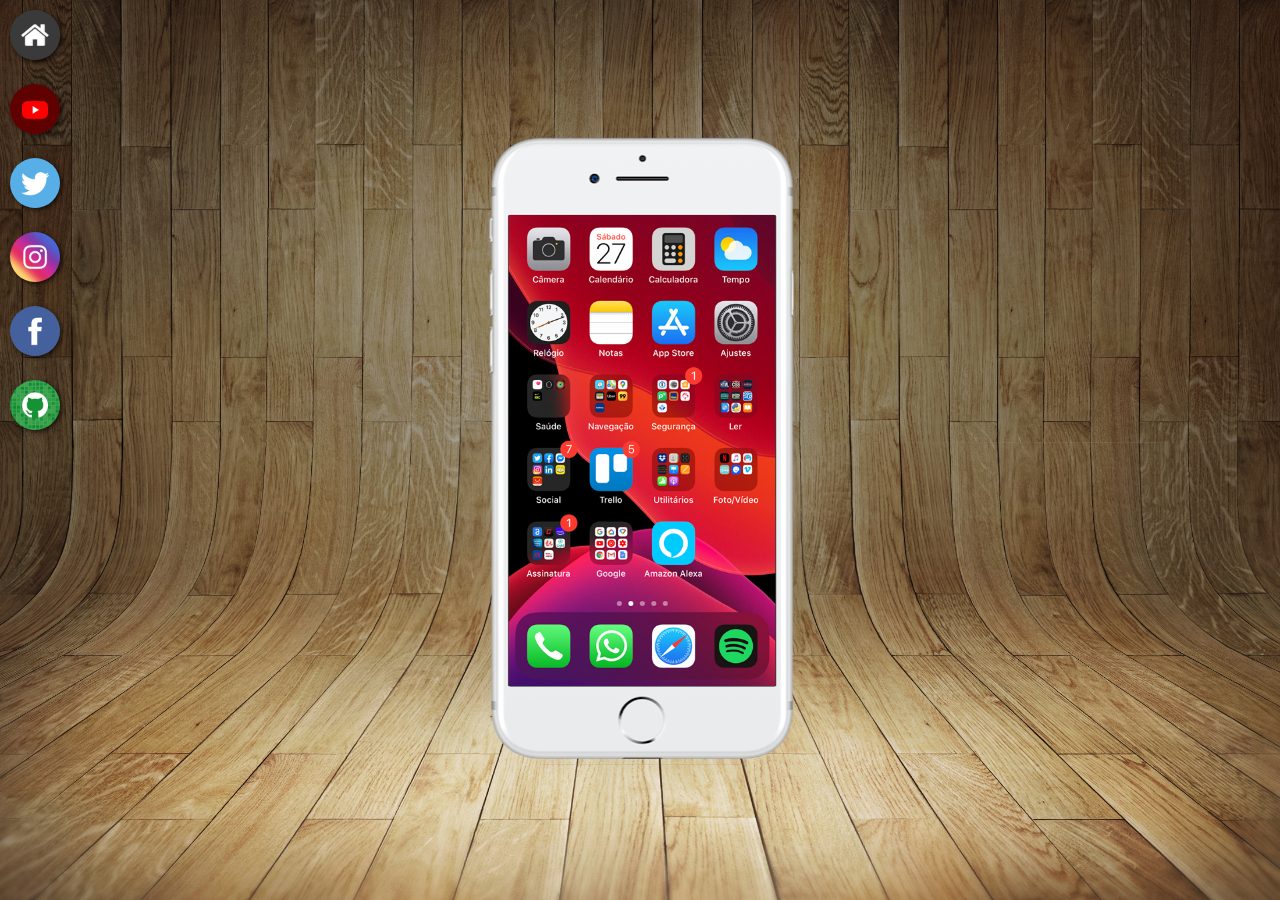
<file: index.html>
<!DOCTYPE html>
<html lang="pt-br">
<head>
    <meta charset="UTF-8">
    <meta name="viewport" content="width=device-width, initial-scale=1.0">
    <title>Projeto Redes Socais</title>
    <link rel="stylesheet" href="estilos/style.css">
    <link rel="shortcut icon" href="favicon.ico" type="image/x-icon">
</head>
<body>
    <main>
        <section id="telefone">
            <iframe src="home.html" name="tela" id="tela" frameborder="0">
                Seu navegador não é compativel com isso!!
            </iframe>
        </section>
        <section id="rede-sociais">
            <a href="home.html" target="tela"><img src="imagens/logo-home.jpg" alt="home"></a><br>
            <a href="youtube.html" target="tela"><img src="imagens/logo-youtube.jpg" alt="Youtube"></a><br>
            <a href="twitter.html" target="tela"><img src="imagens/logo-twitter.jpg" alt="twitter"></a><br>
            <a href="instragram.html" target="tela"><img src="imagens/logo-instagram.jpg" alt="instagram"></a><br>
            <a href="facebook.html" target="tela"><img src="imagens/logo-facebook.jpg" alt="facebook"></a><br>
            <a href="github.html target="tela"><img src="imagens/logo-github.jpg" alt="github"></a>
        </section>
    </main>
</body>
</html>
</file>
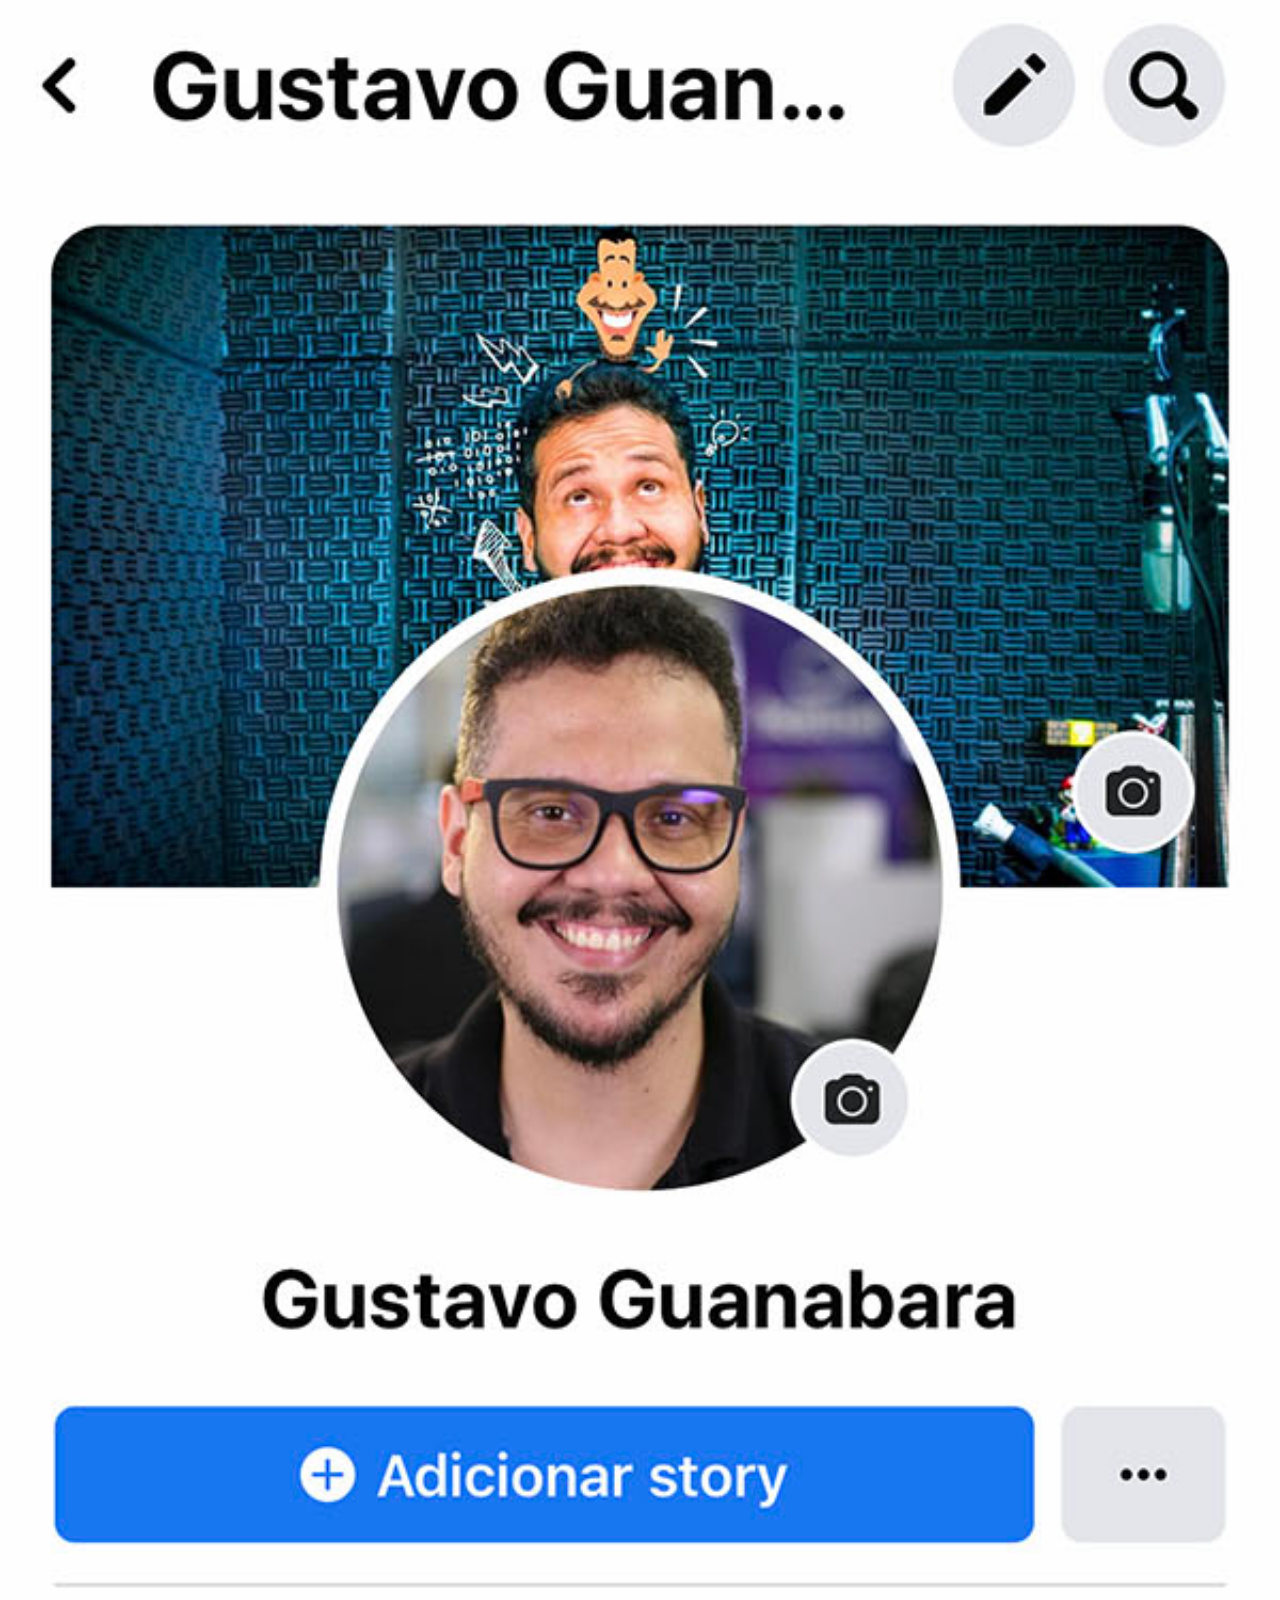
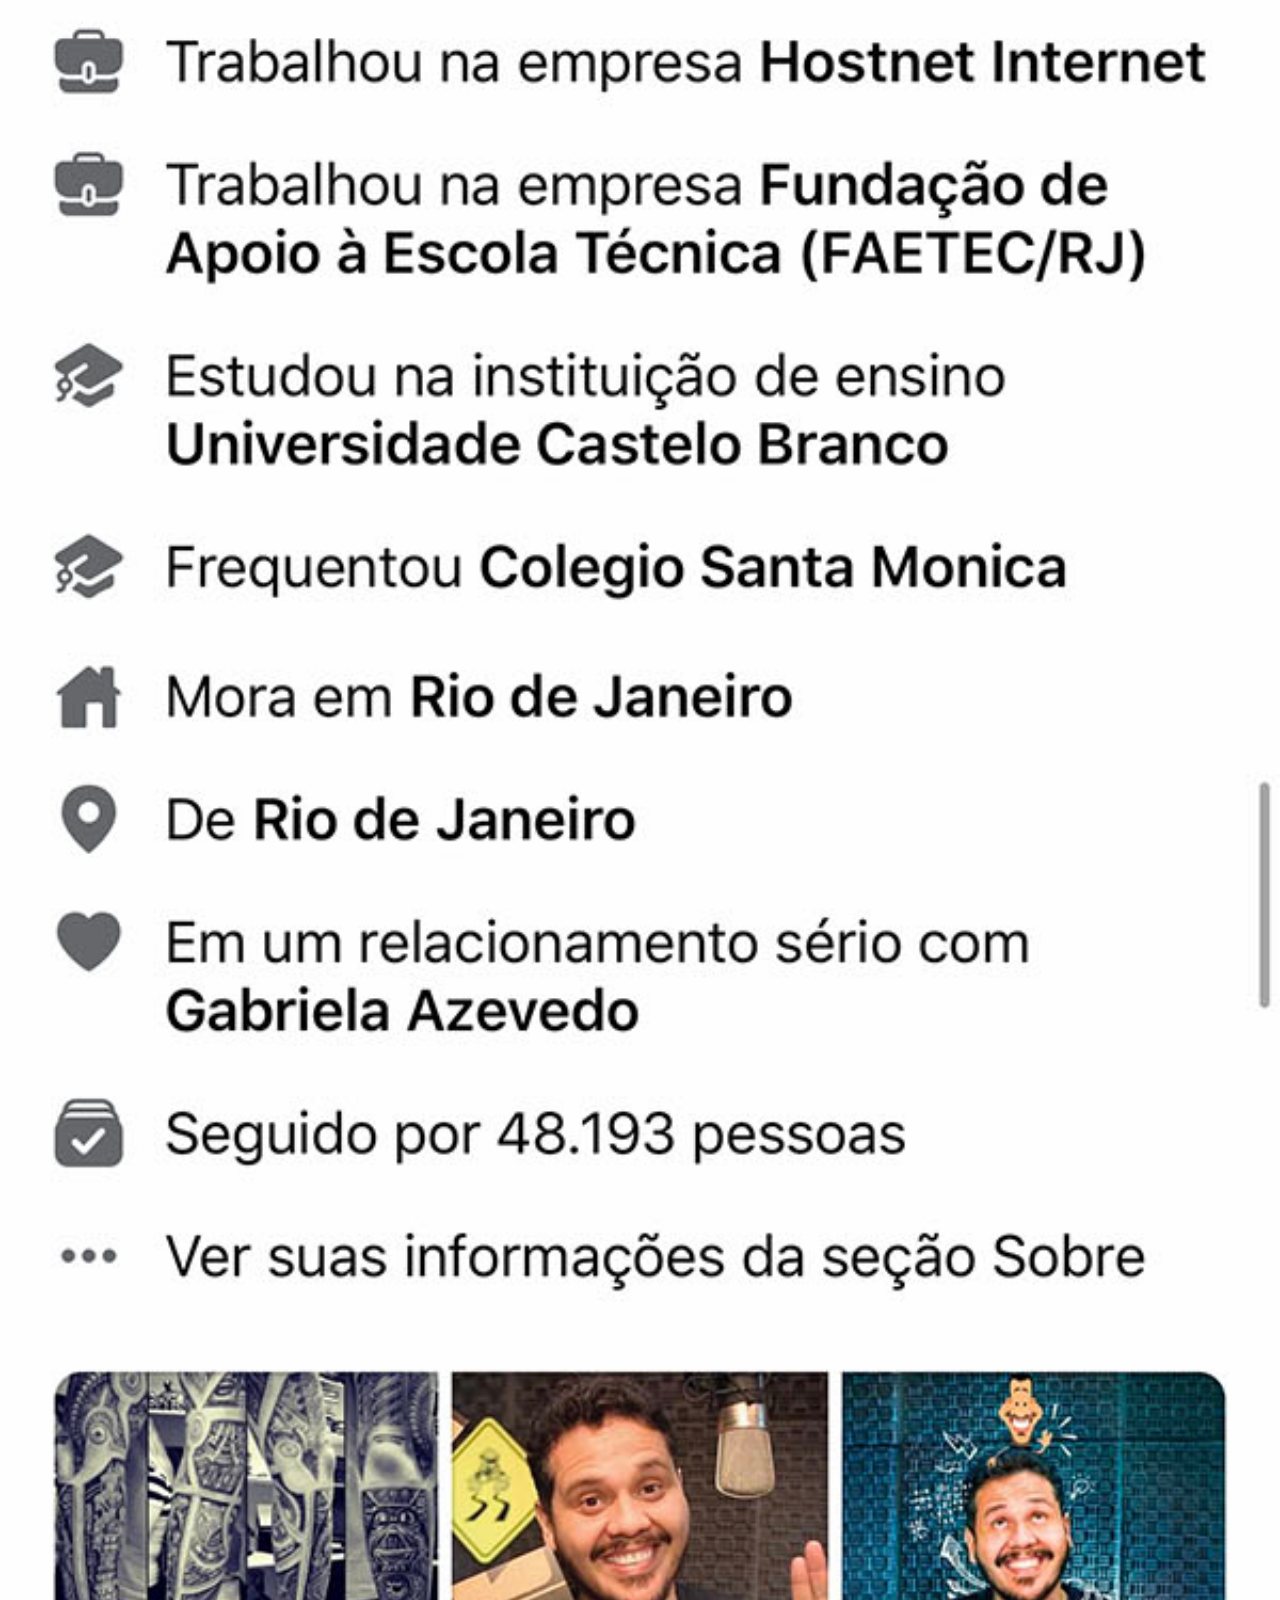
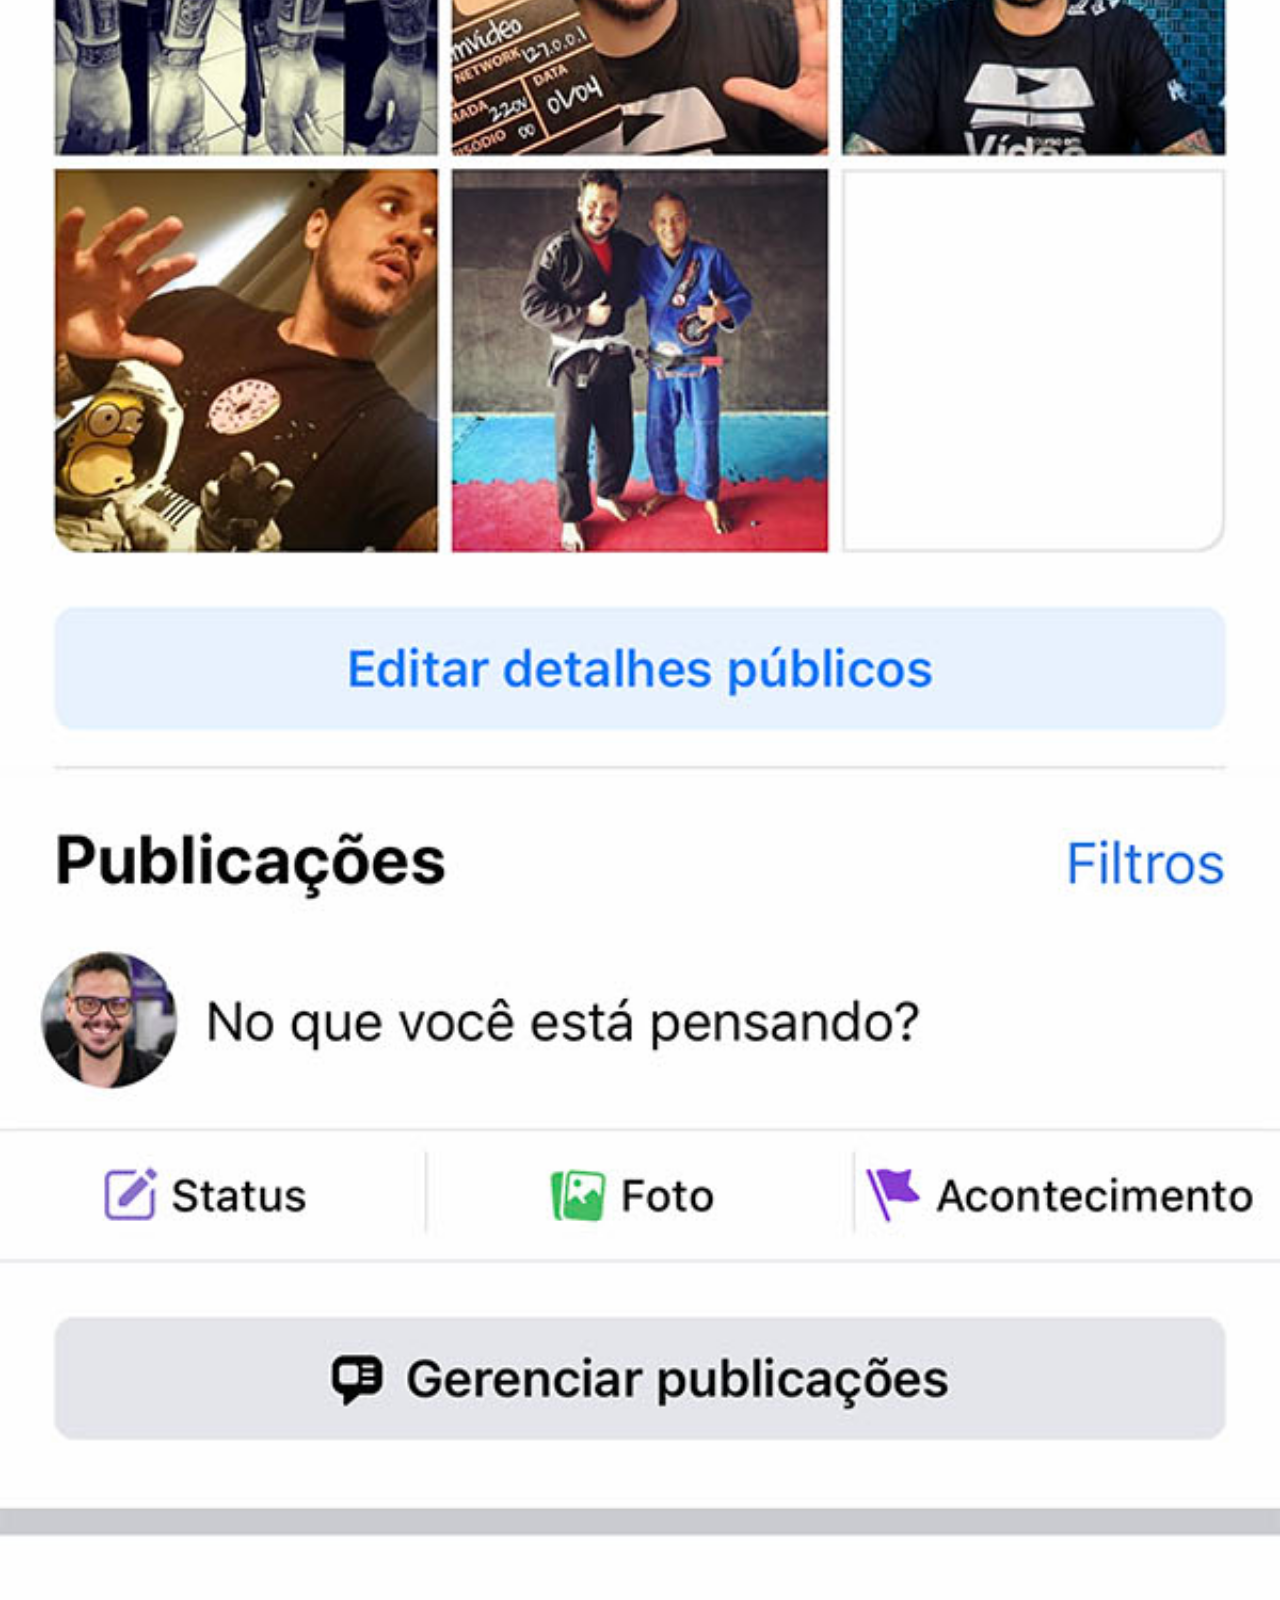
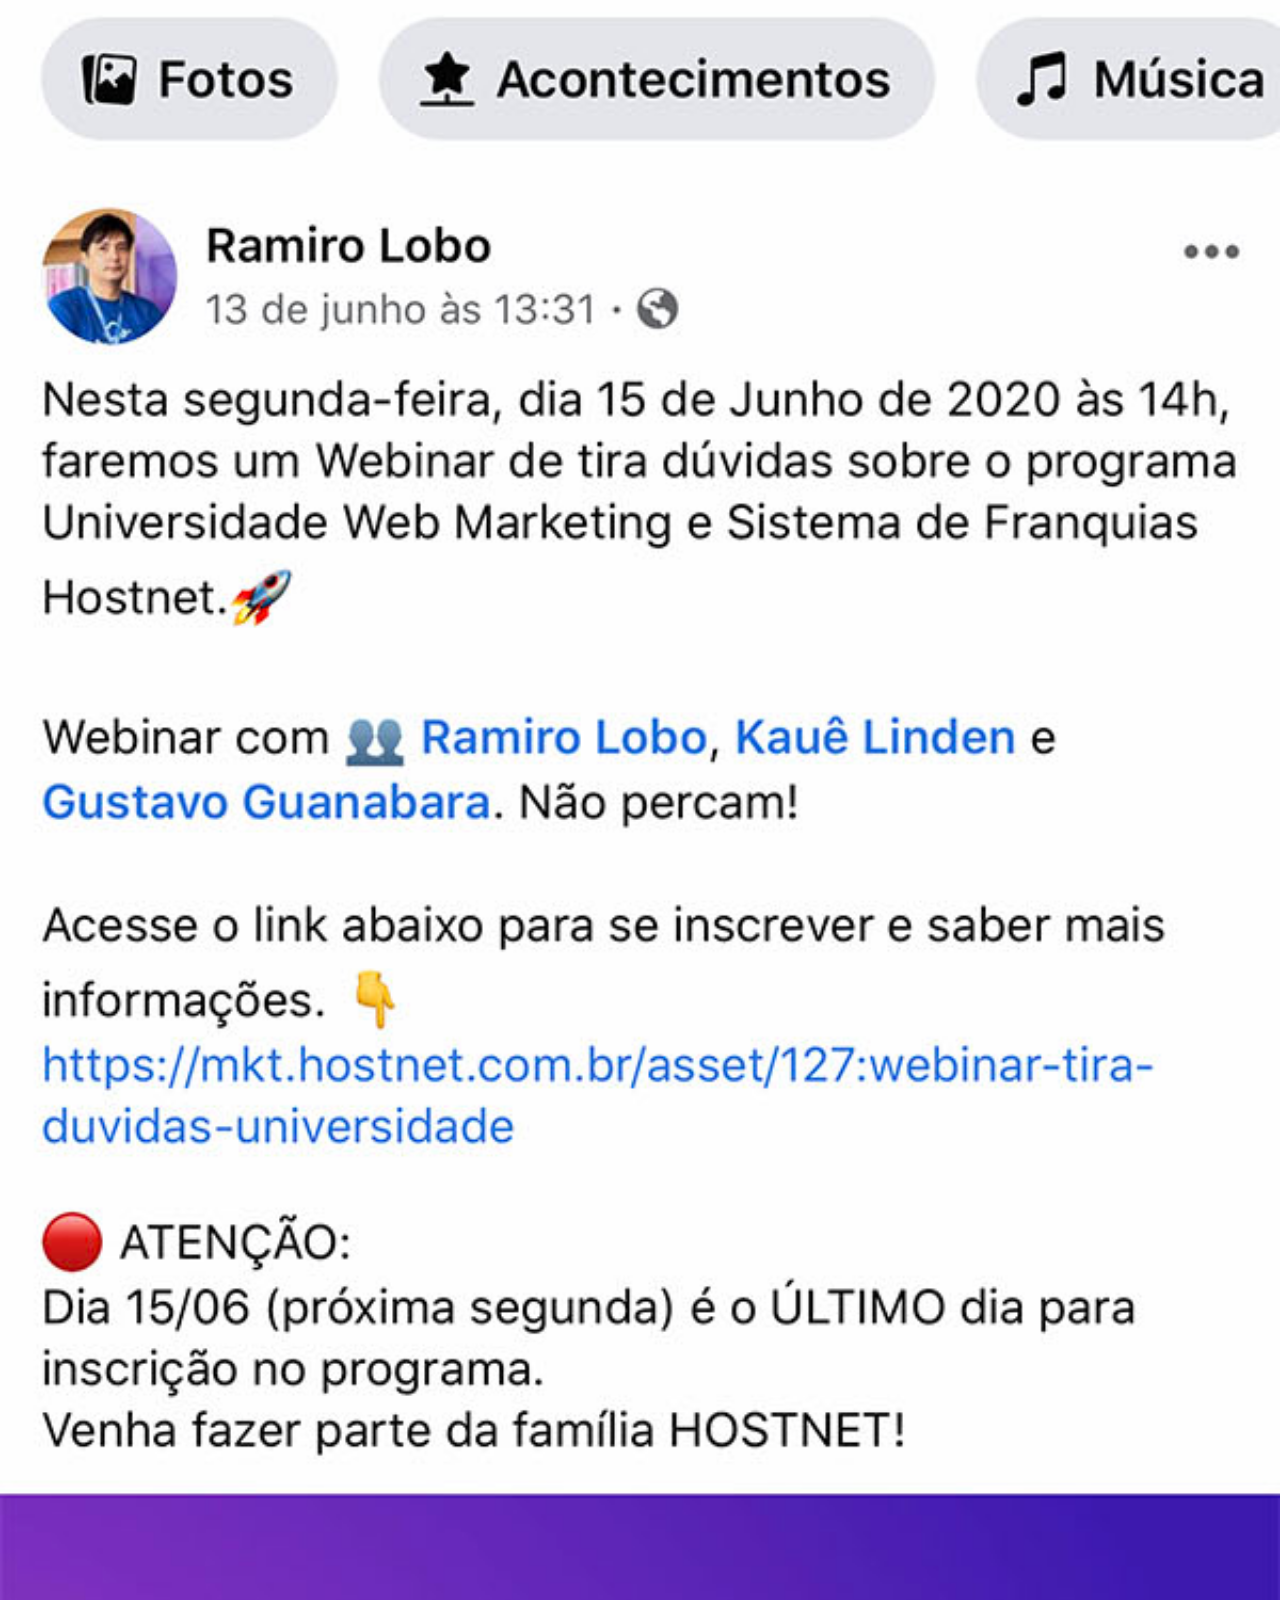
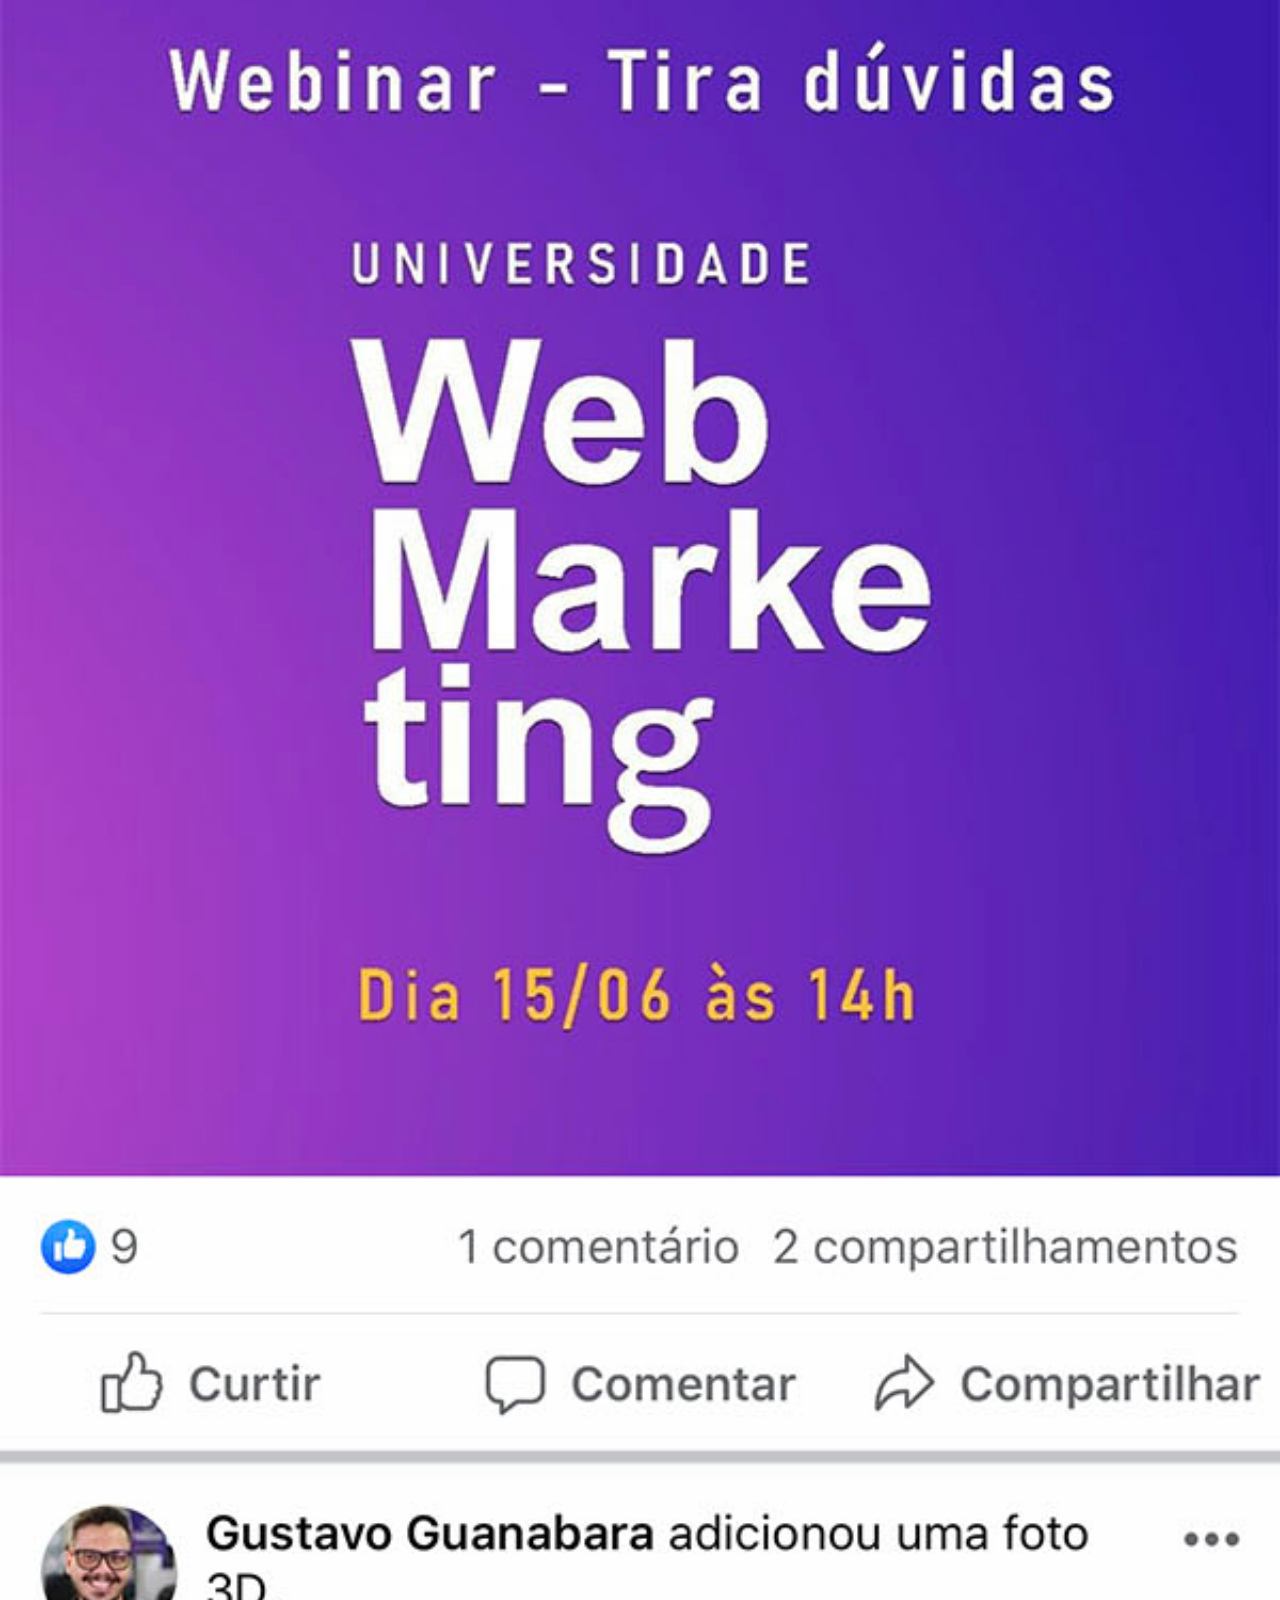
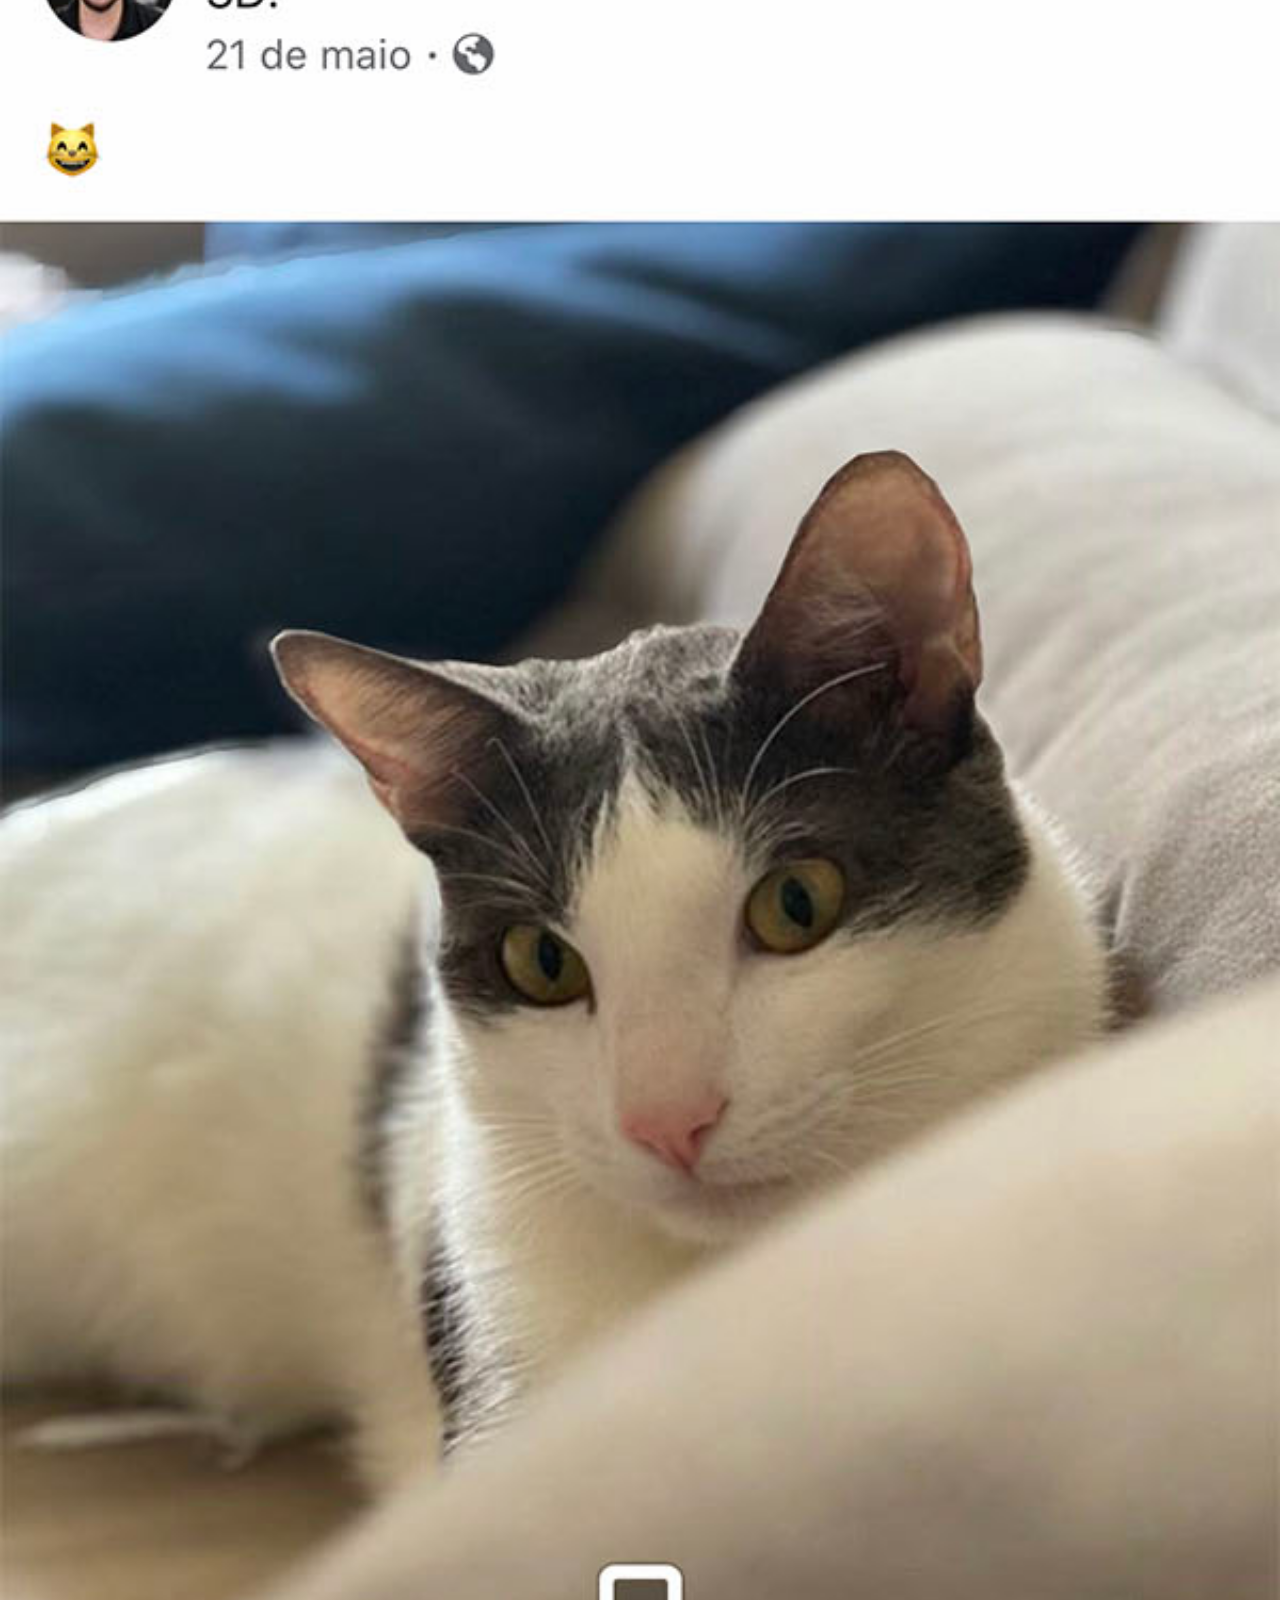
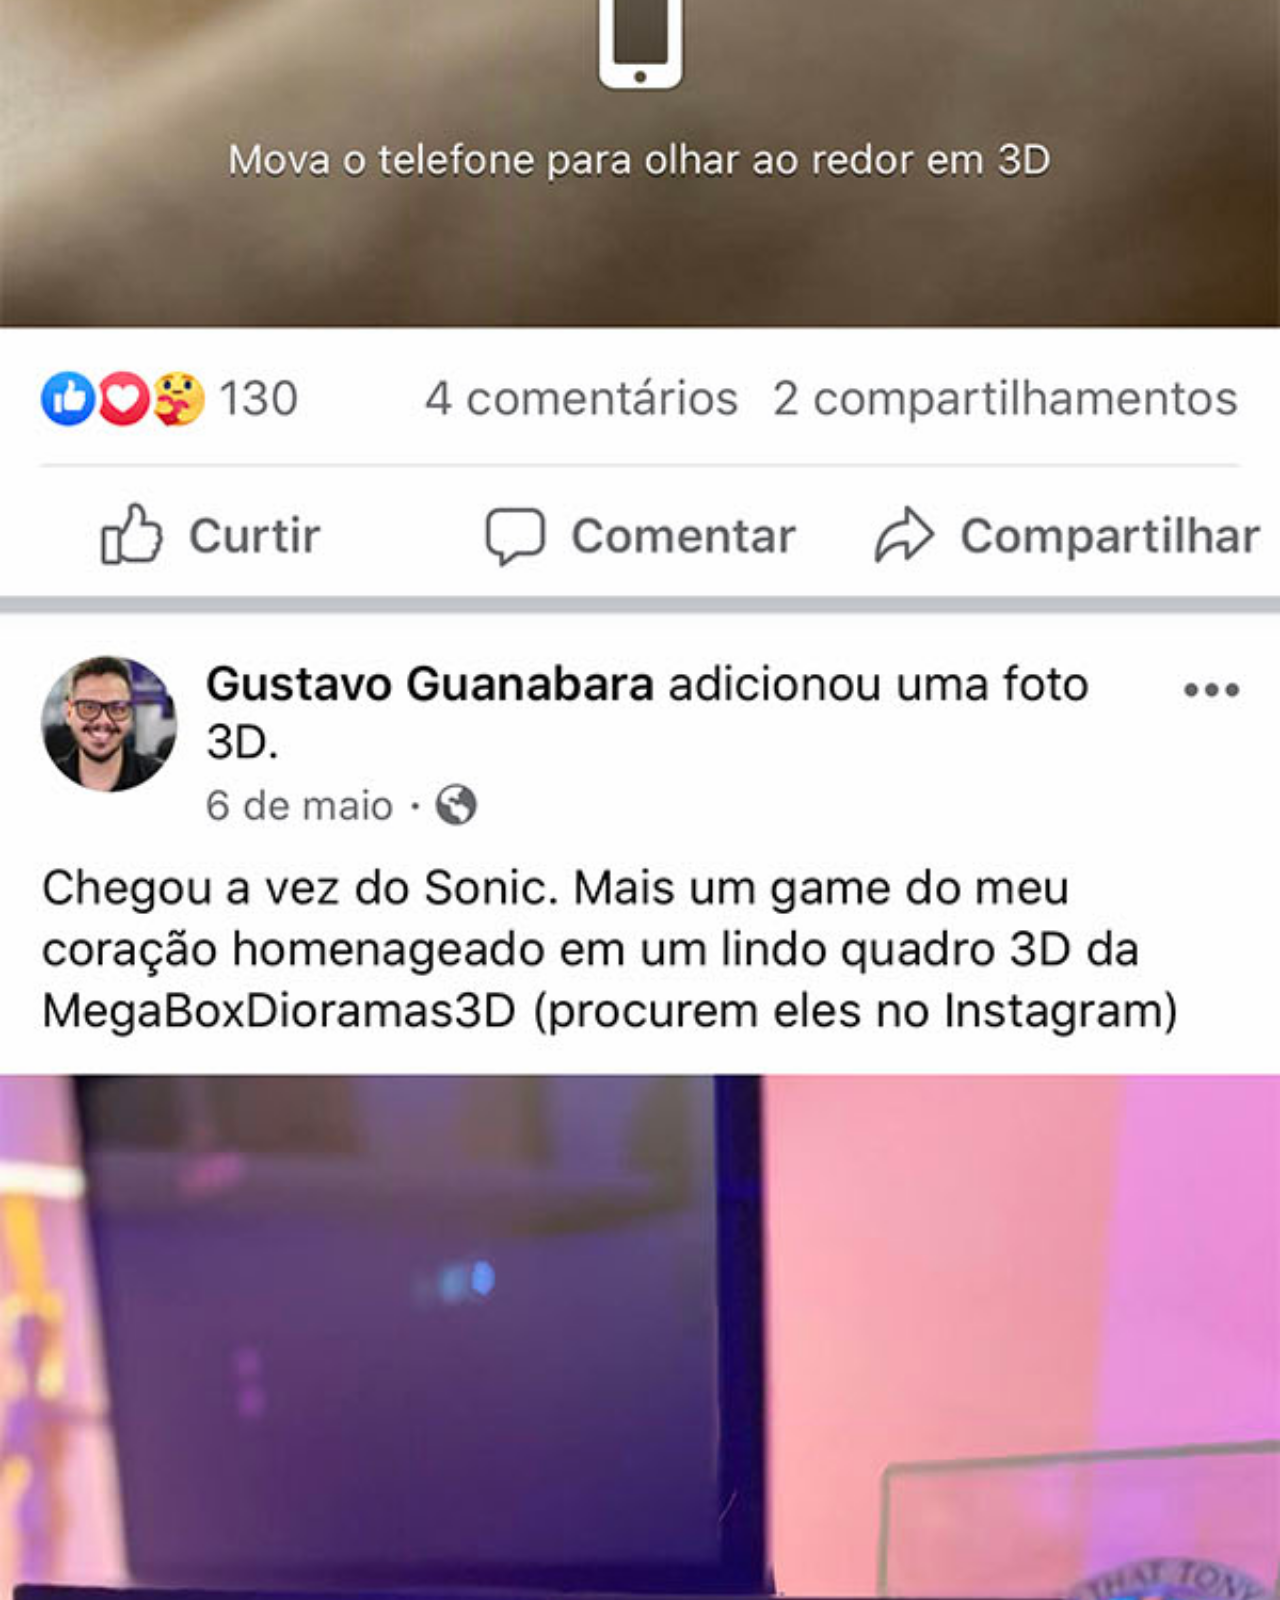
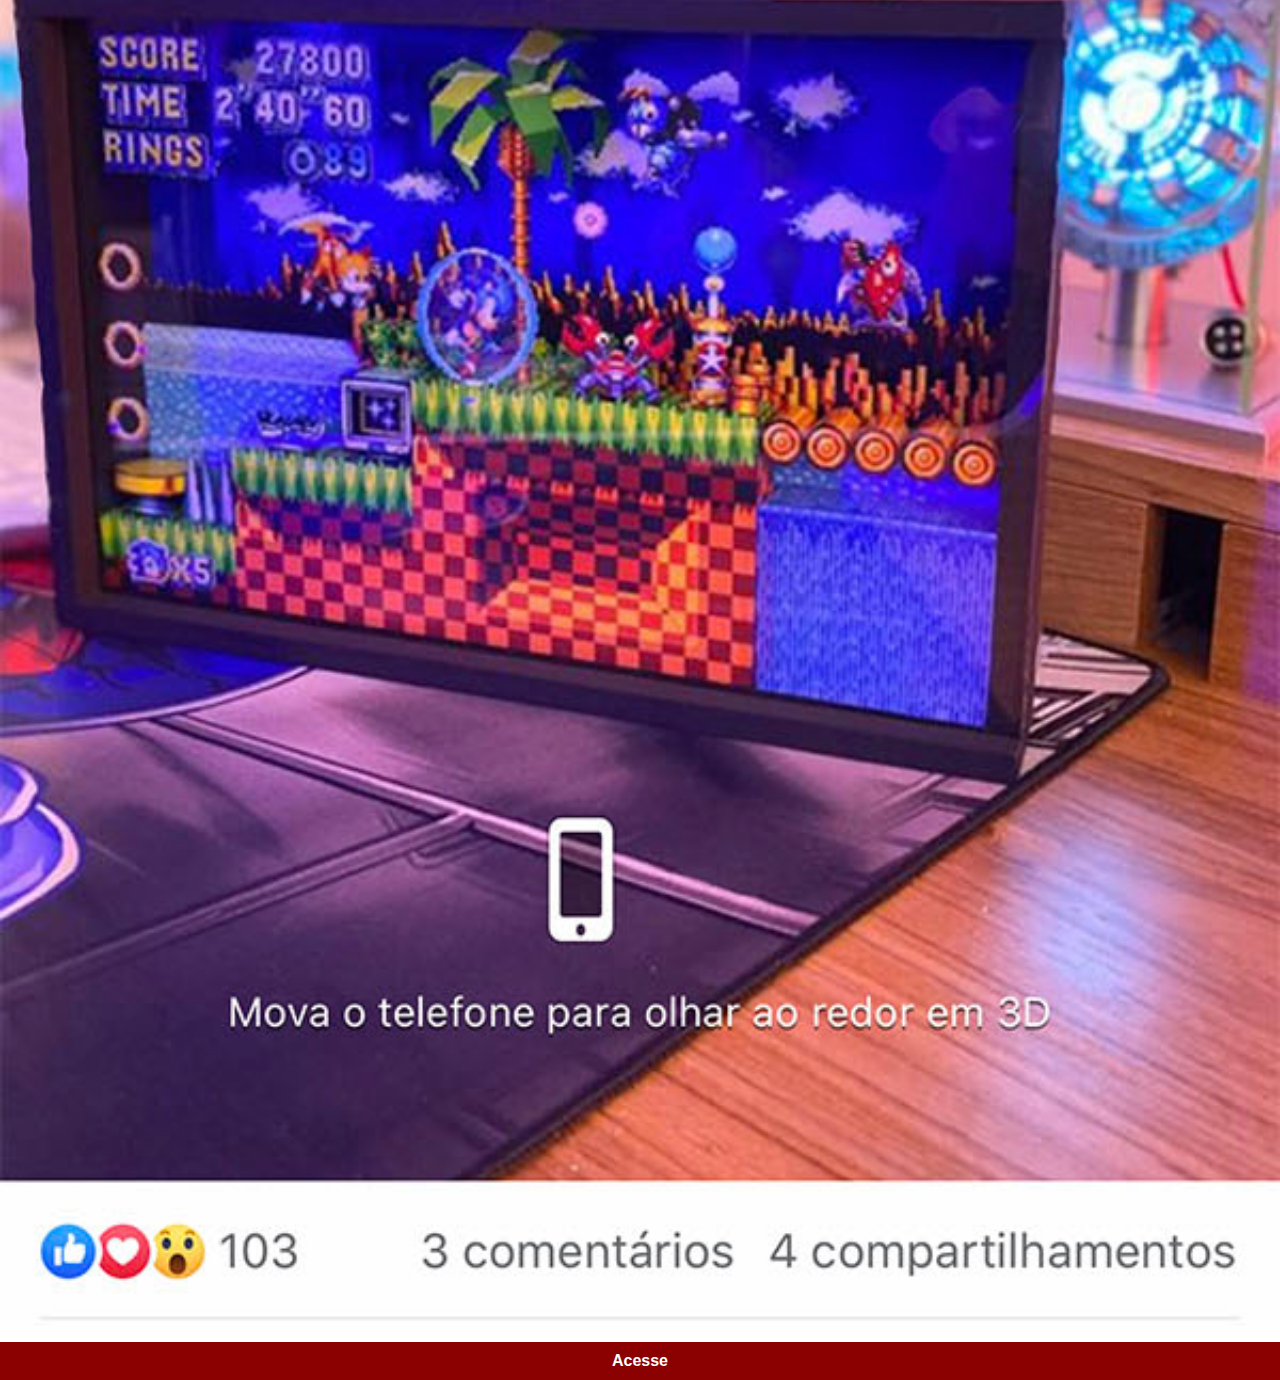
<file: facebook.html>
<!DOCTYPE html>
<html lang="pt-br">
<head>
    <meta charset="UTF-8">
    <meta name="viewport" content="width=device-width, initial-scale=1.0">
    <title>facebook</title>
    <link rel="stylesheet" href="estilos/social.css">
</head>
<body>
    <img src="imagens/tela-facebook.jpg" alt="facebook">
    <a href="https://www.facebook.com/gustavoguanabara/?locale=pt_BR" target="_blank">Acesse</a>
</body>
</html>
</file>
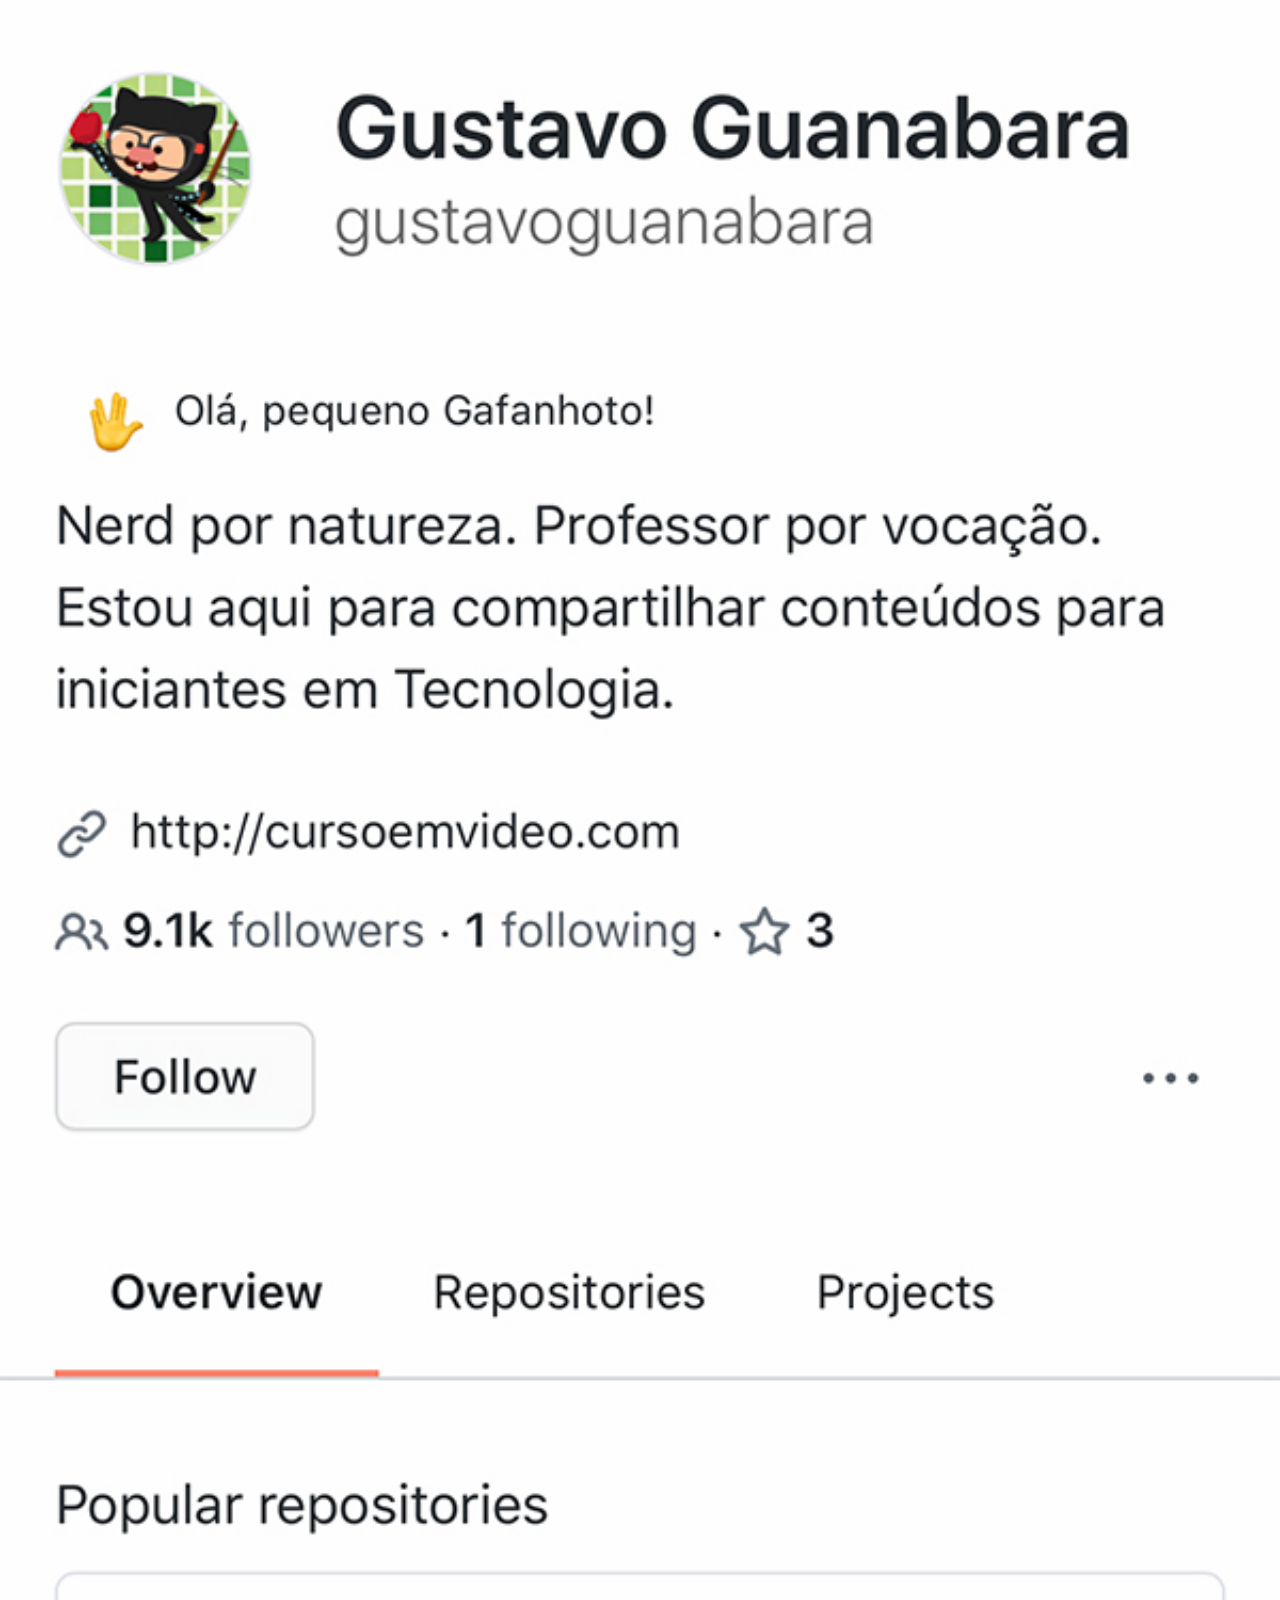
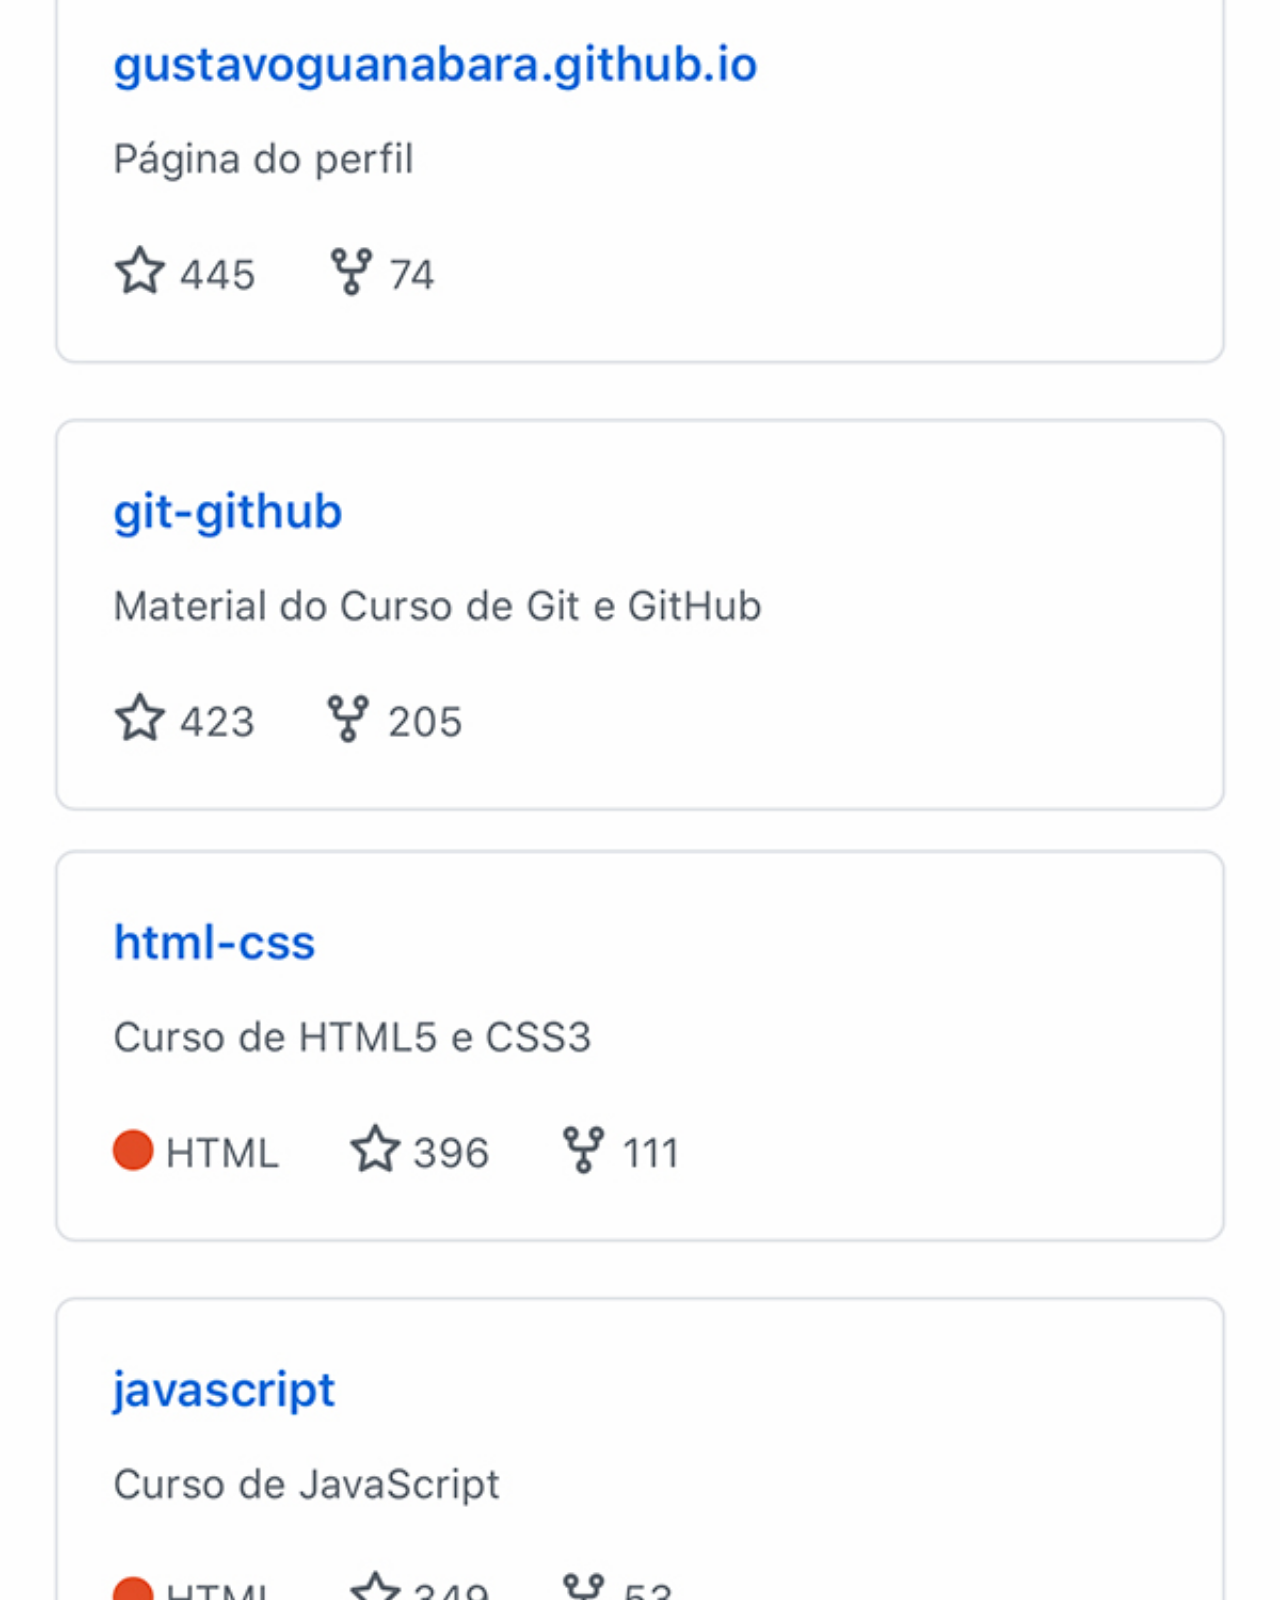
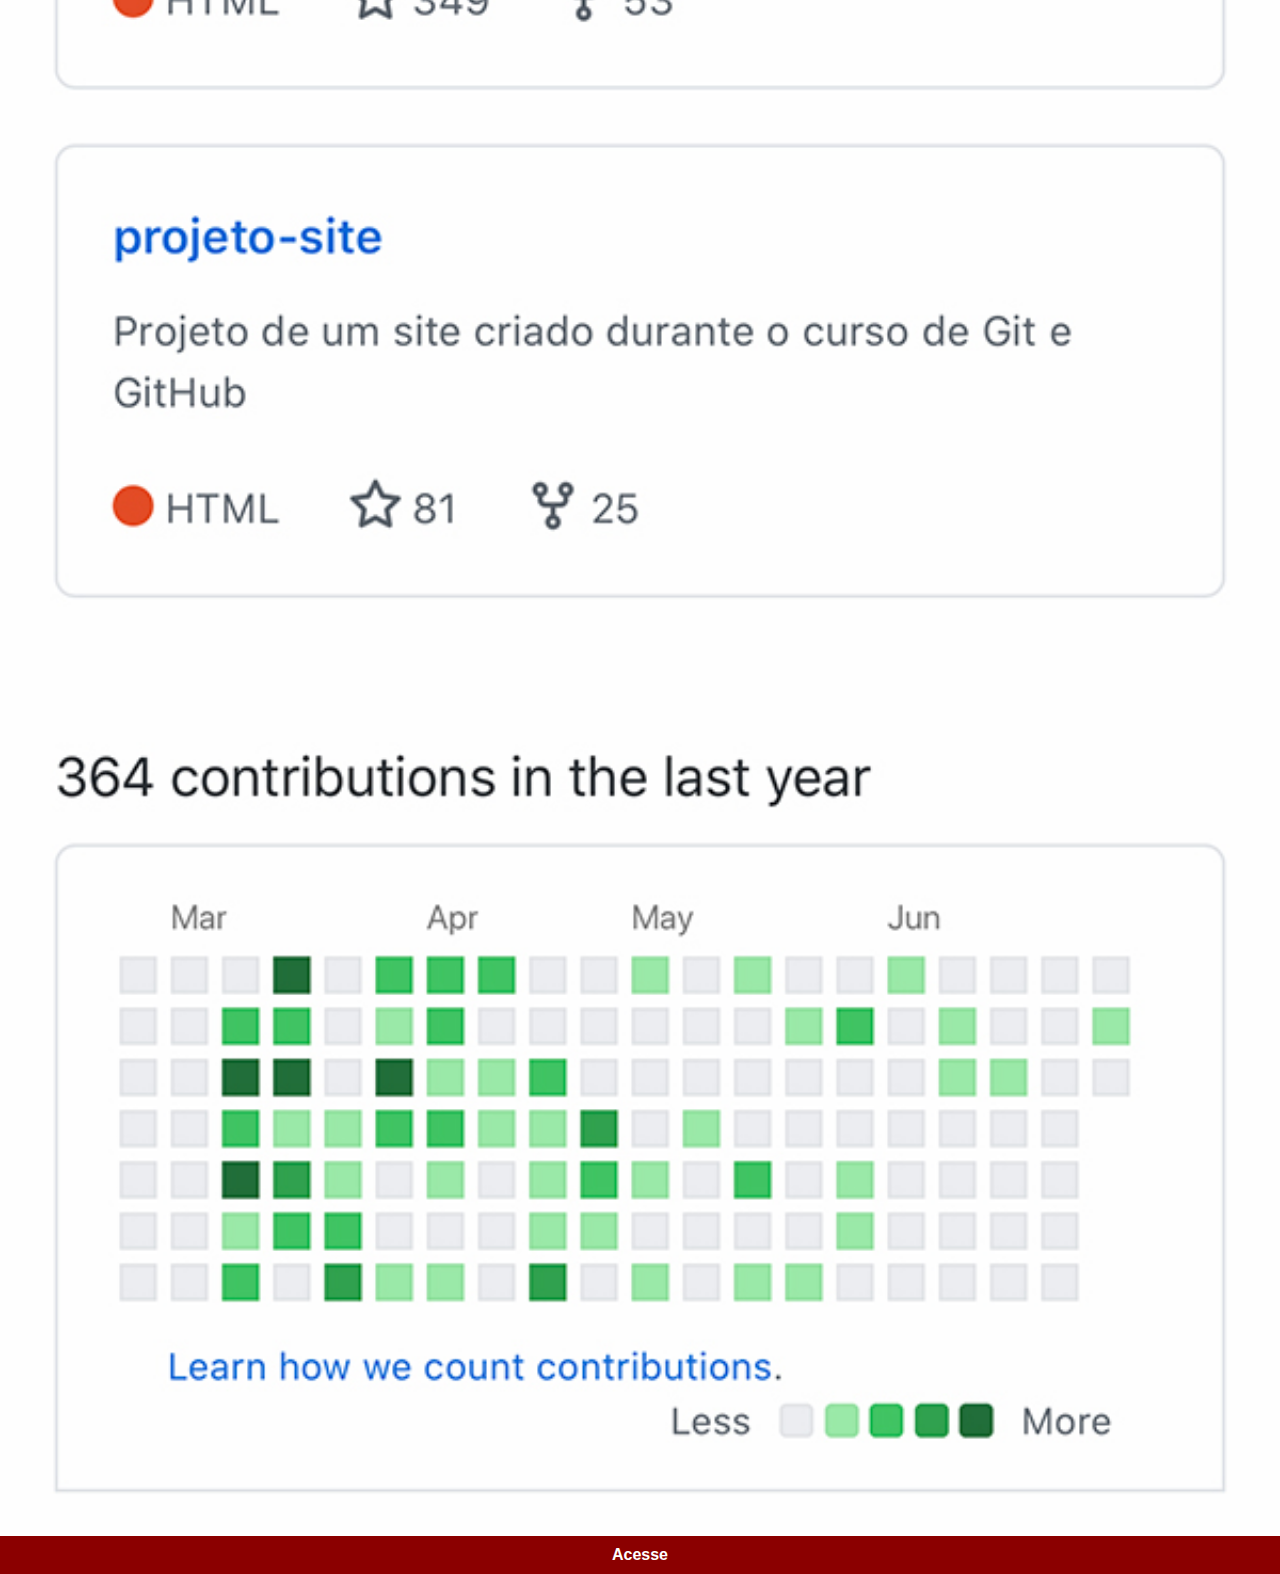
<file: github.html>
<!DOCTYPE html>
<html lang="pt-br">
<head>
    <meta charset="UTF-8">
    <meta name="viewport" content="width=device-width, initial-scale=1.0">
    <title>GitHub</title>
    <link rel="stylesheet" href="estilos/social.css">
</head>
<body>
    <img src="imagens/tela-github.jpg" alt="github">
    <a href="https://github.com/gustavoguanabara" target="_blank">Acesse</a>
</body>
</html>
</file>
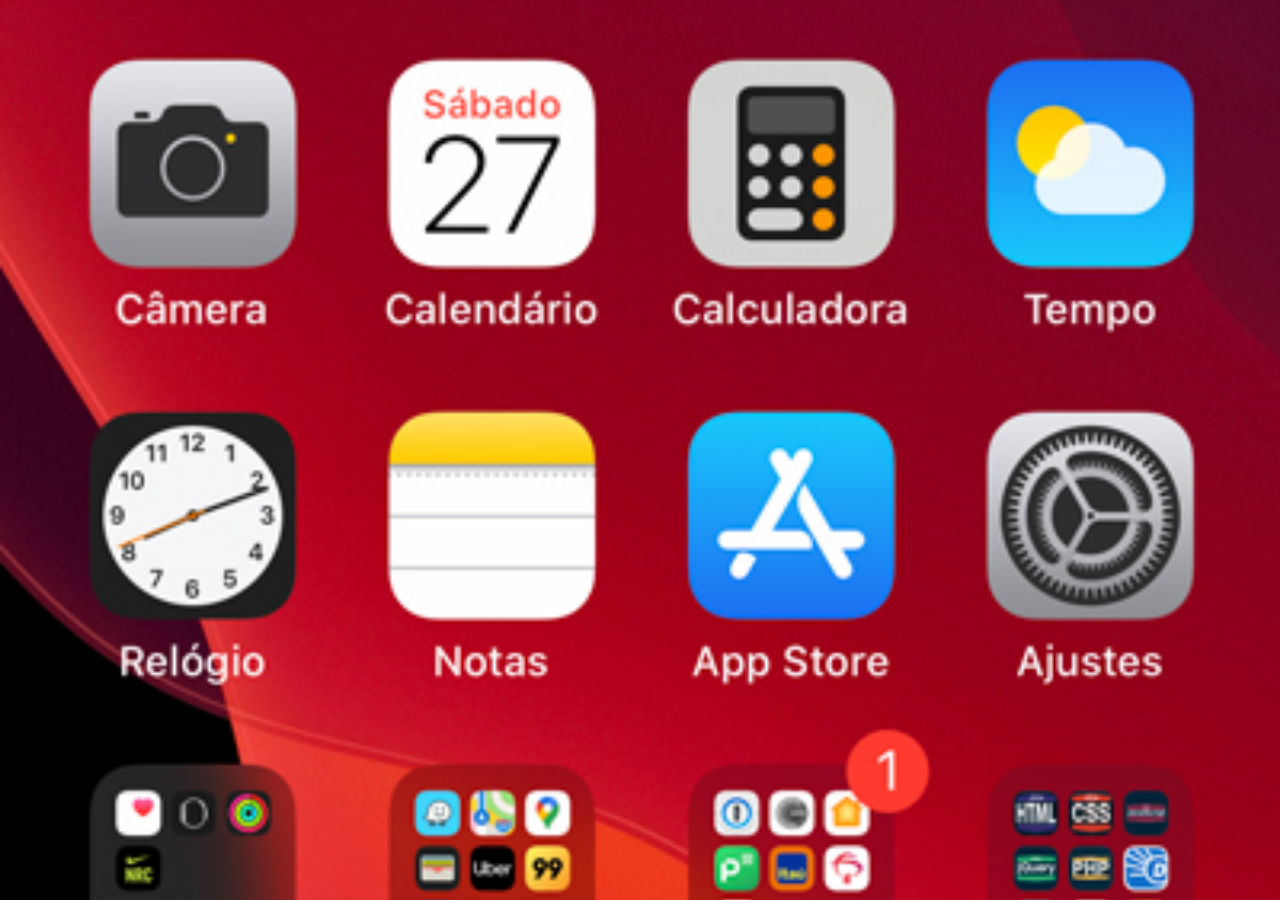
<file: home.html>
<!DOCTYPE html>
<html lang="pt-br">
<head>
    <meta charset="UTF-8">
    <meta name="viewport" content="width=device-width, initial-scale=1.0">
    <title>home</title>
</head>
<style>
    *{
        margin: 0px;
        padding: 0px;
    }

    body {
        height: 100vh;
        width: 100vw;
        background: black url('imagens/tela-home.jpg') no-repeat top center;
        background-size: cover;
    }
</style>
<body>
    
</body>
</html>
</file>
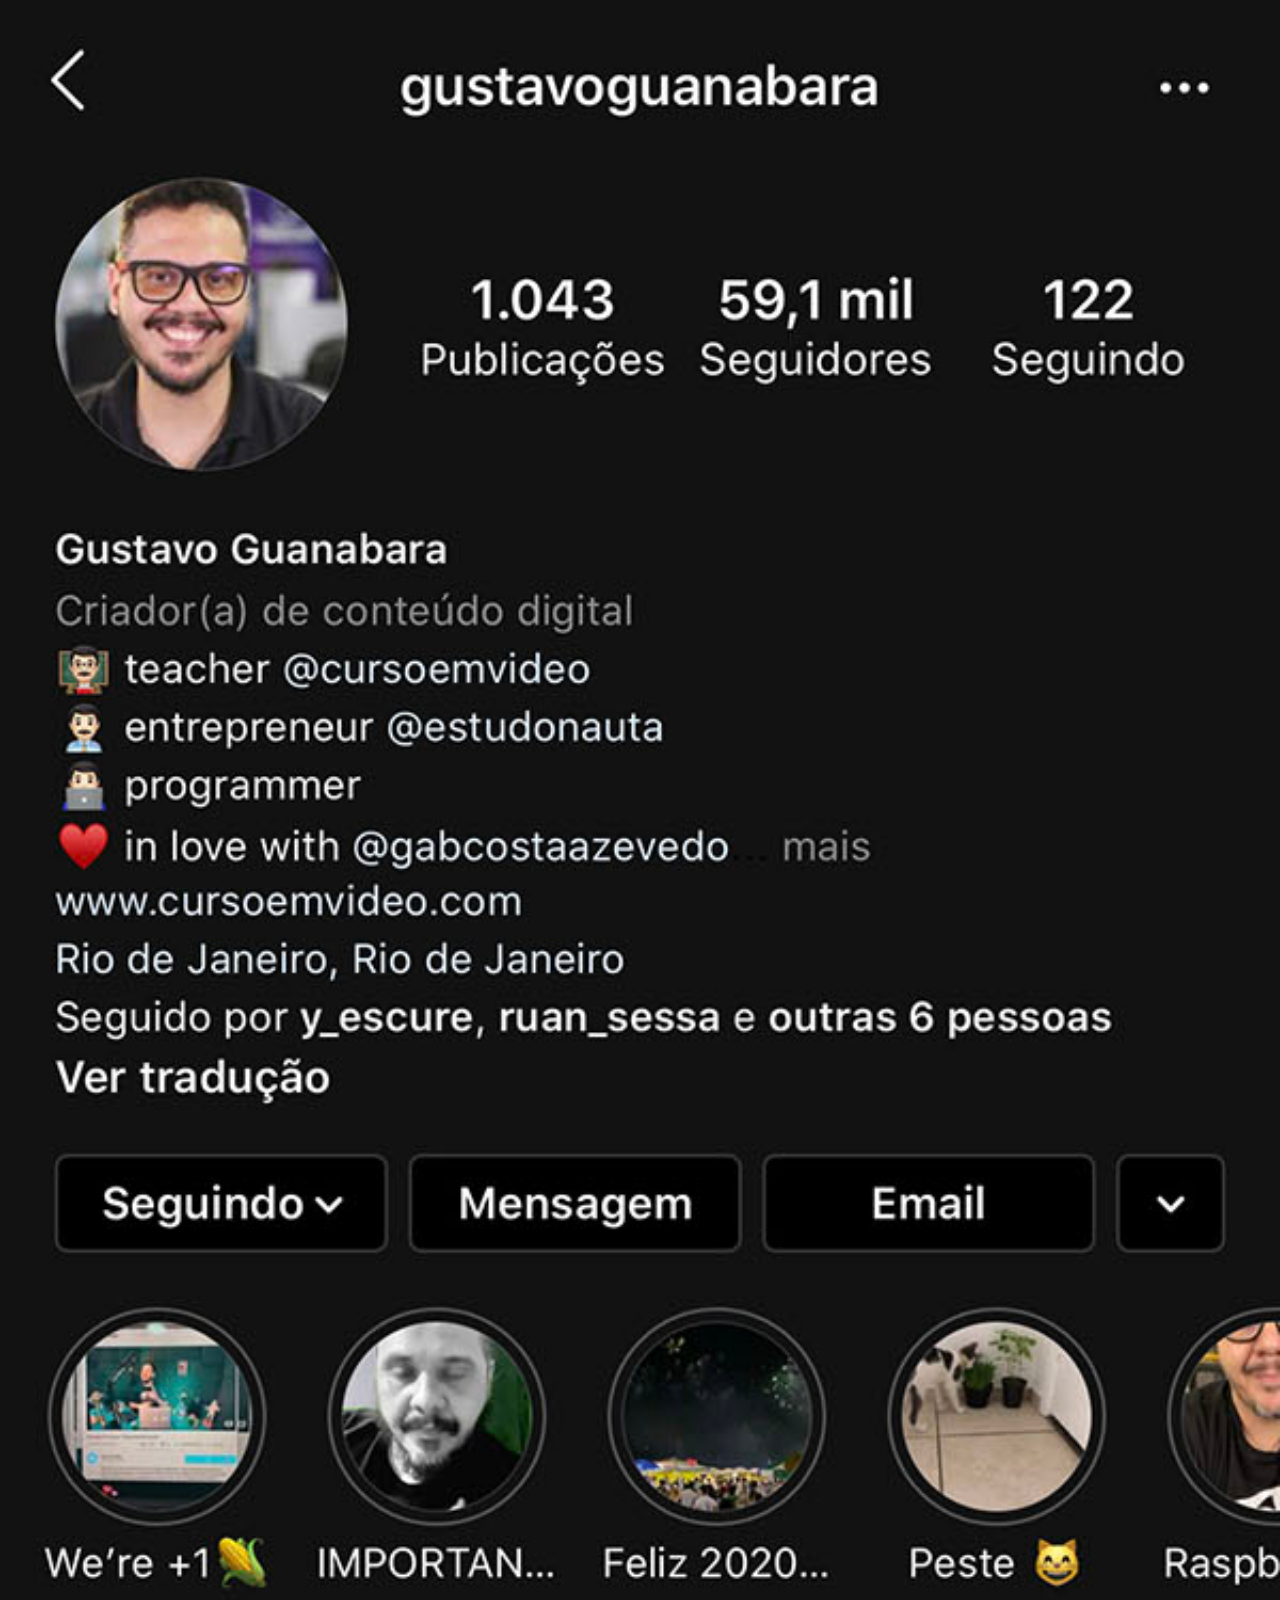
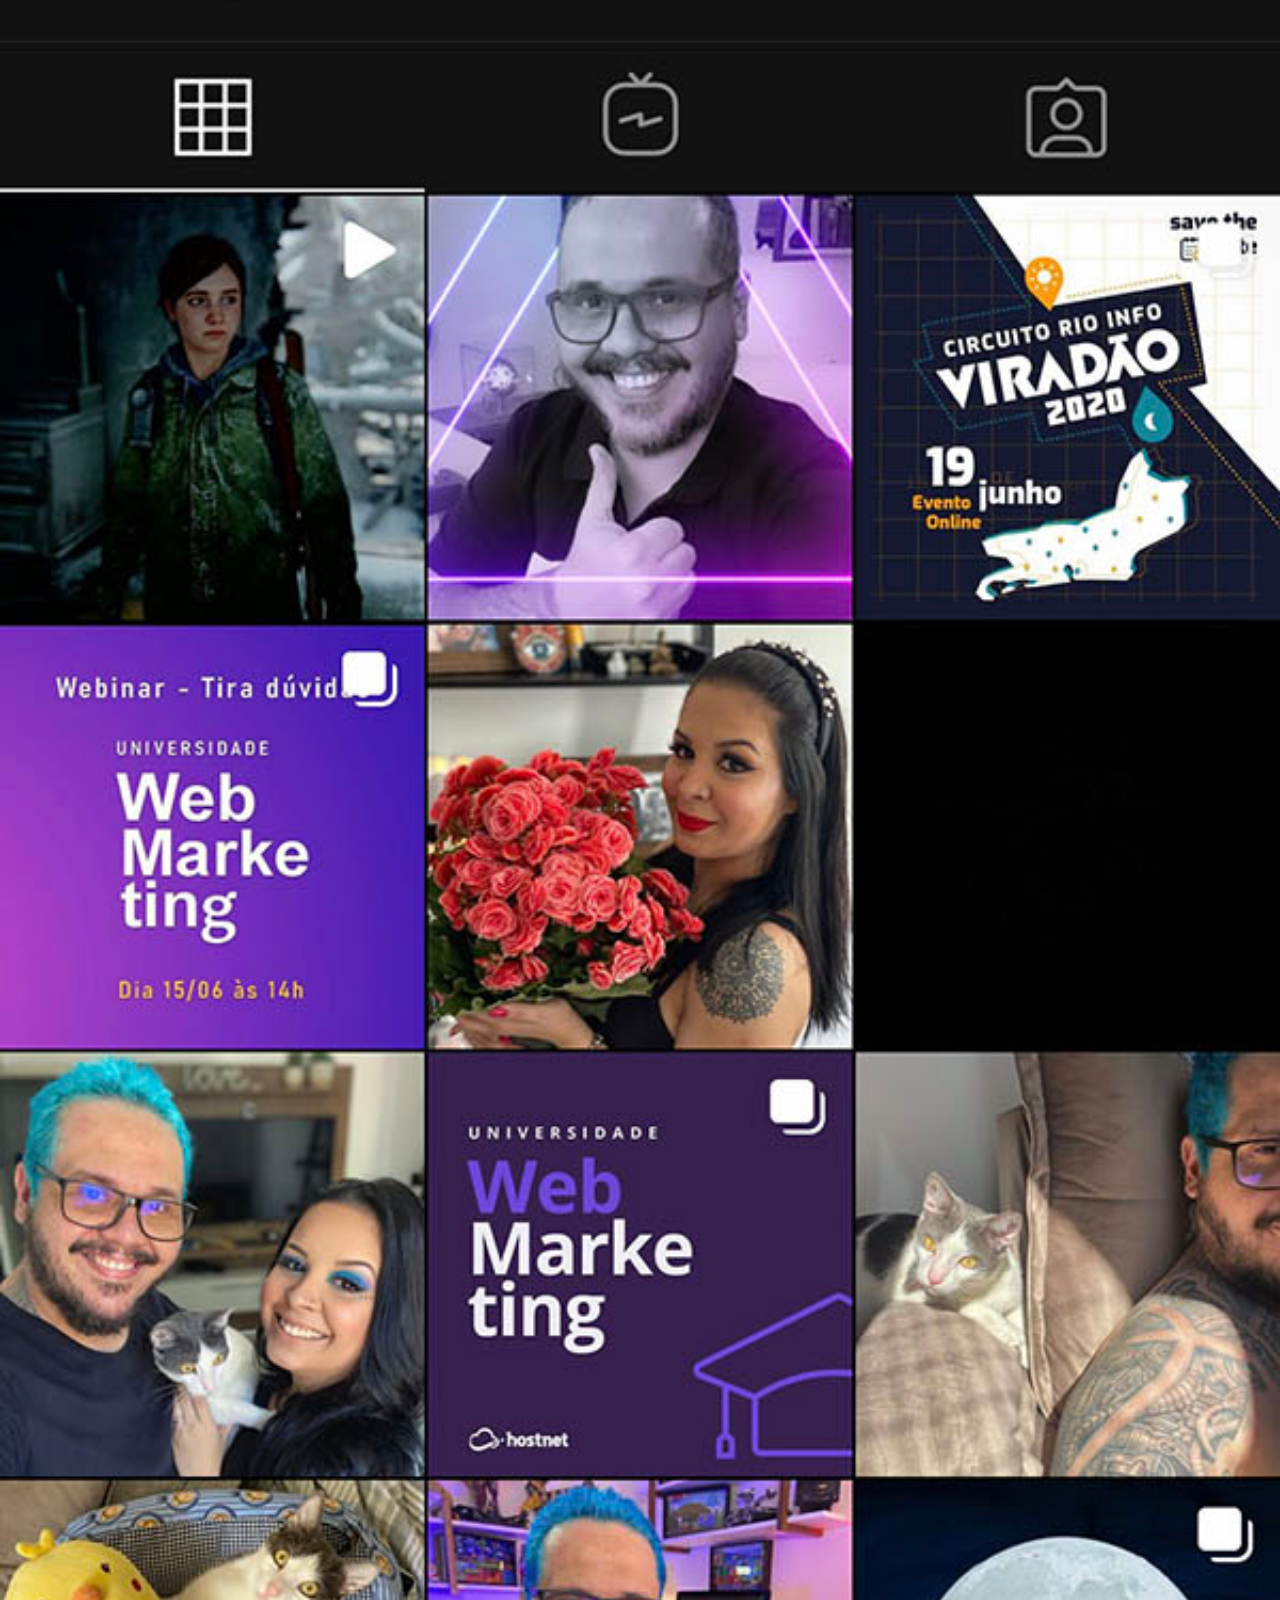
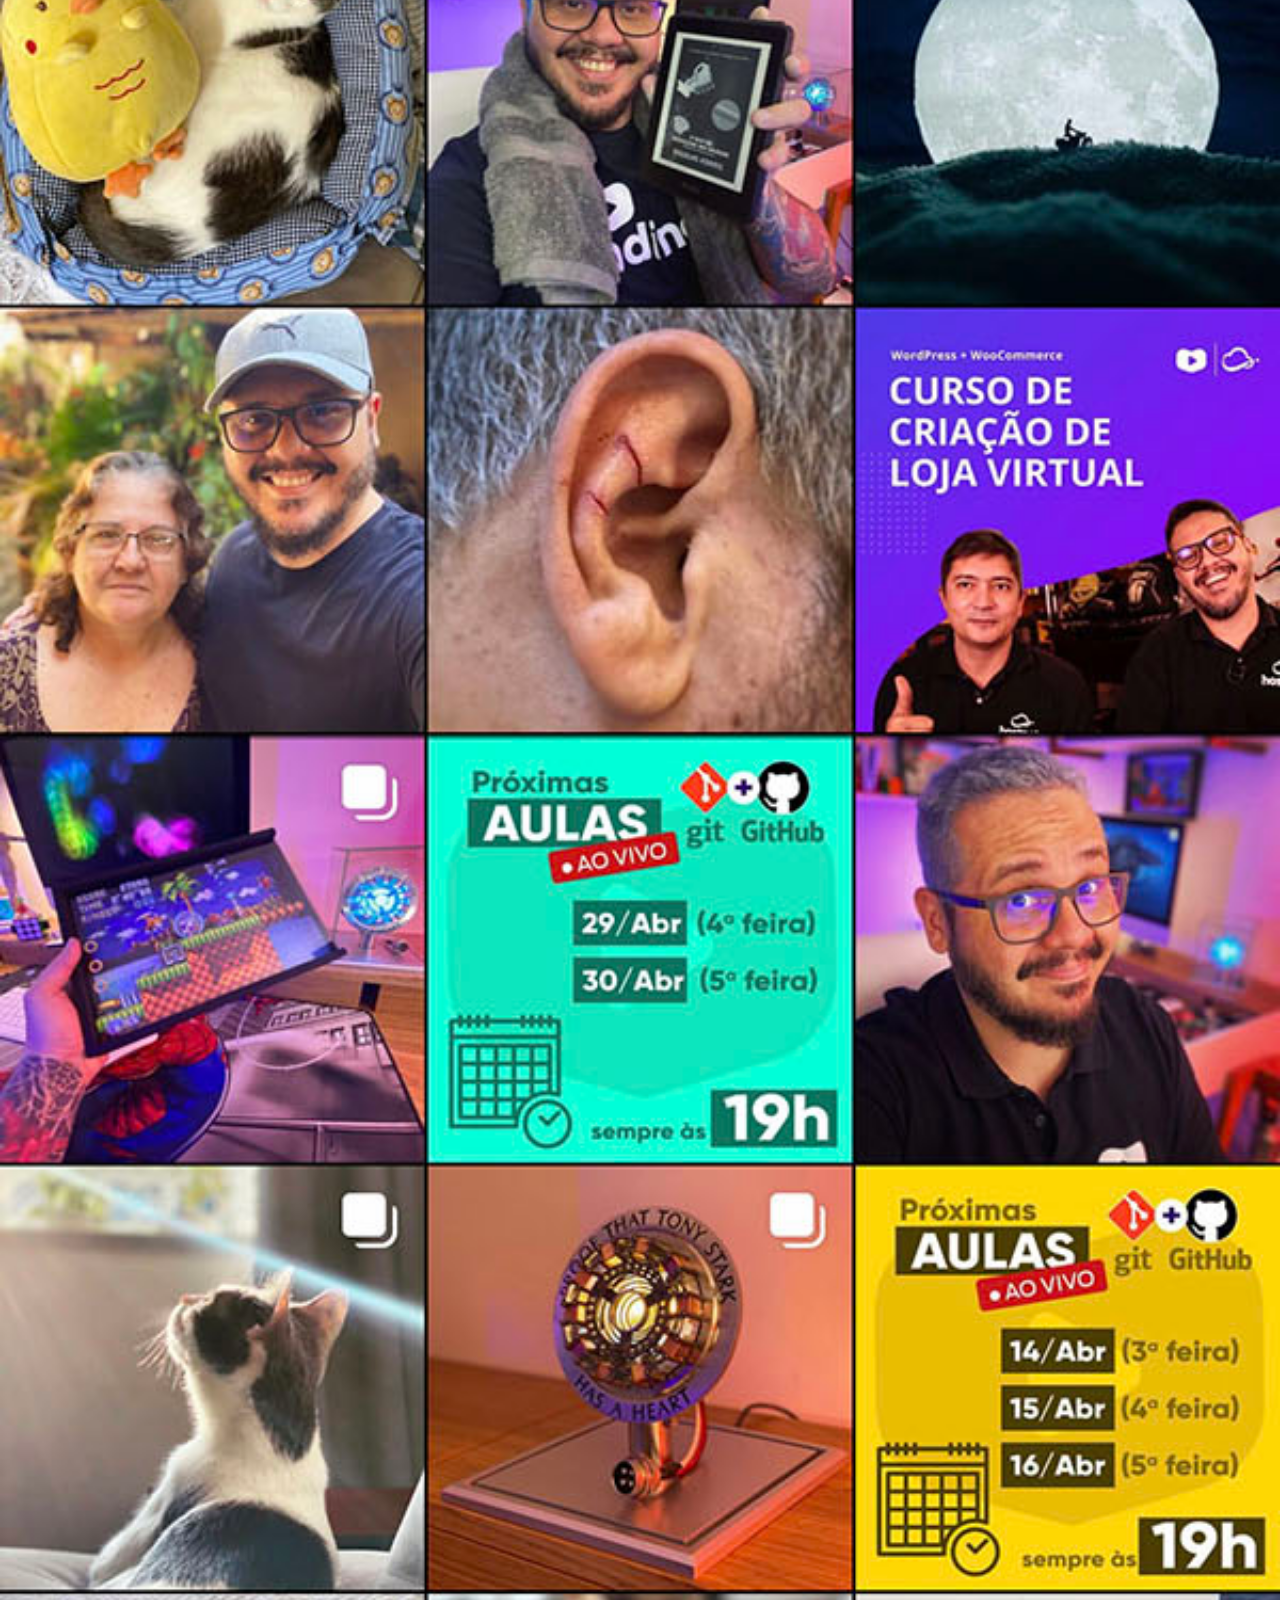
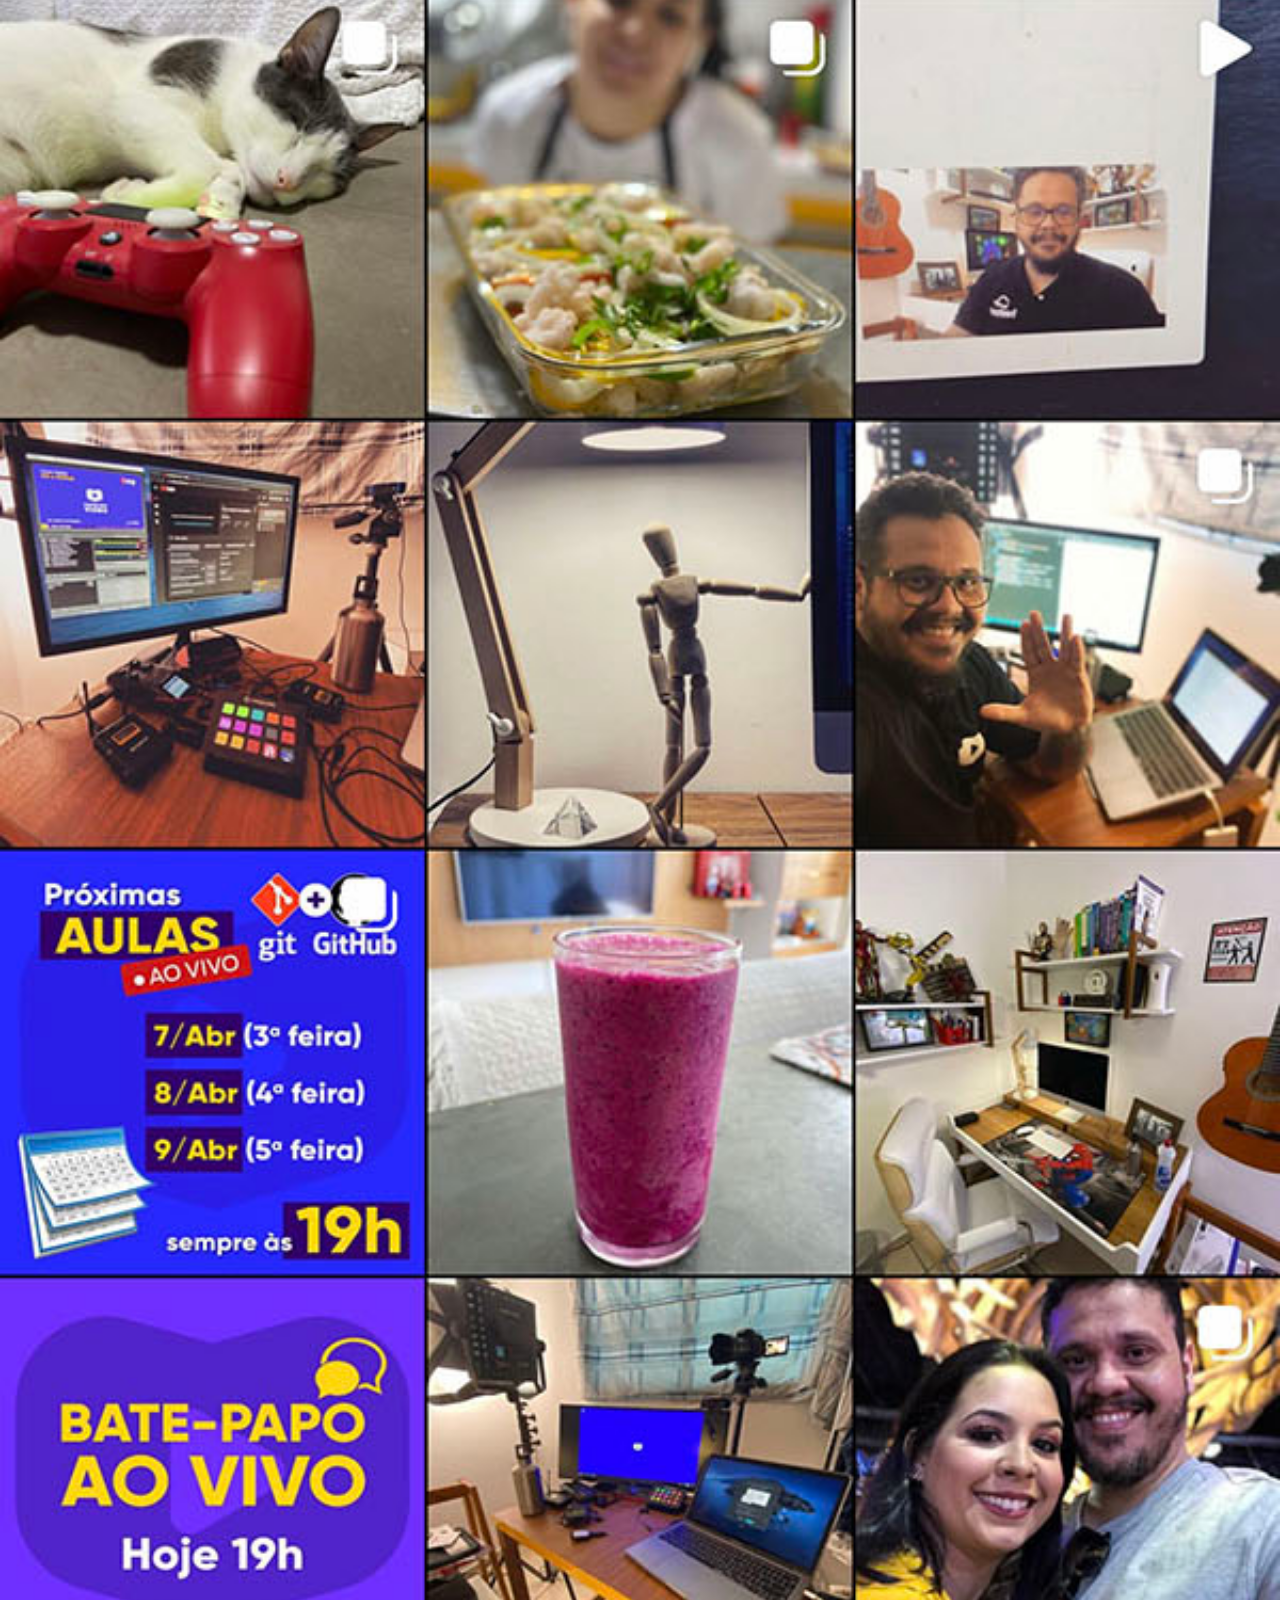
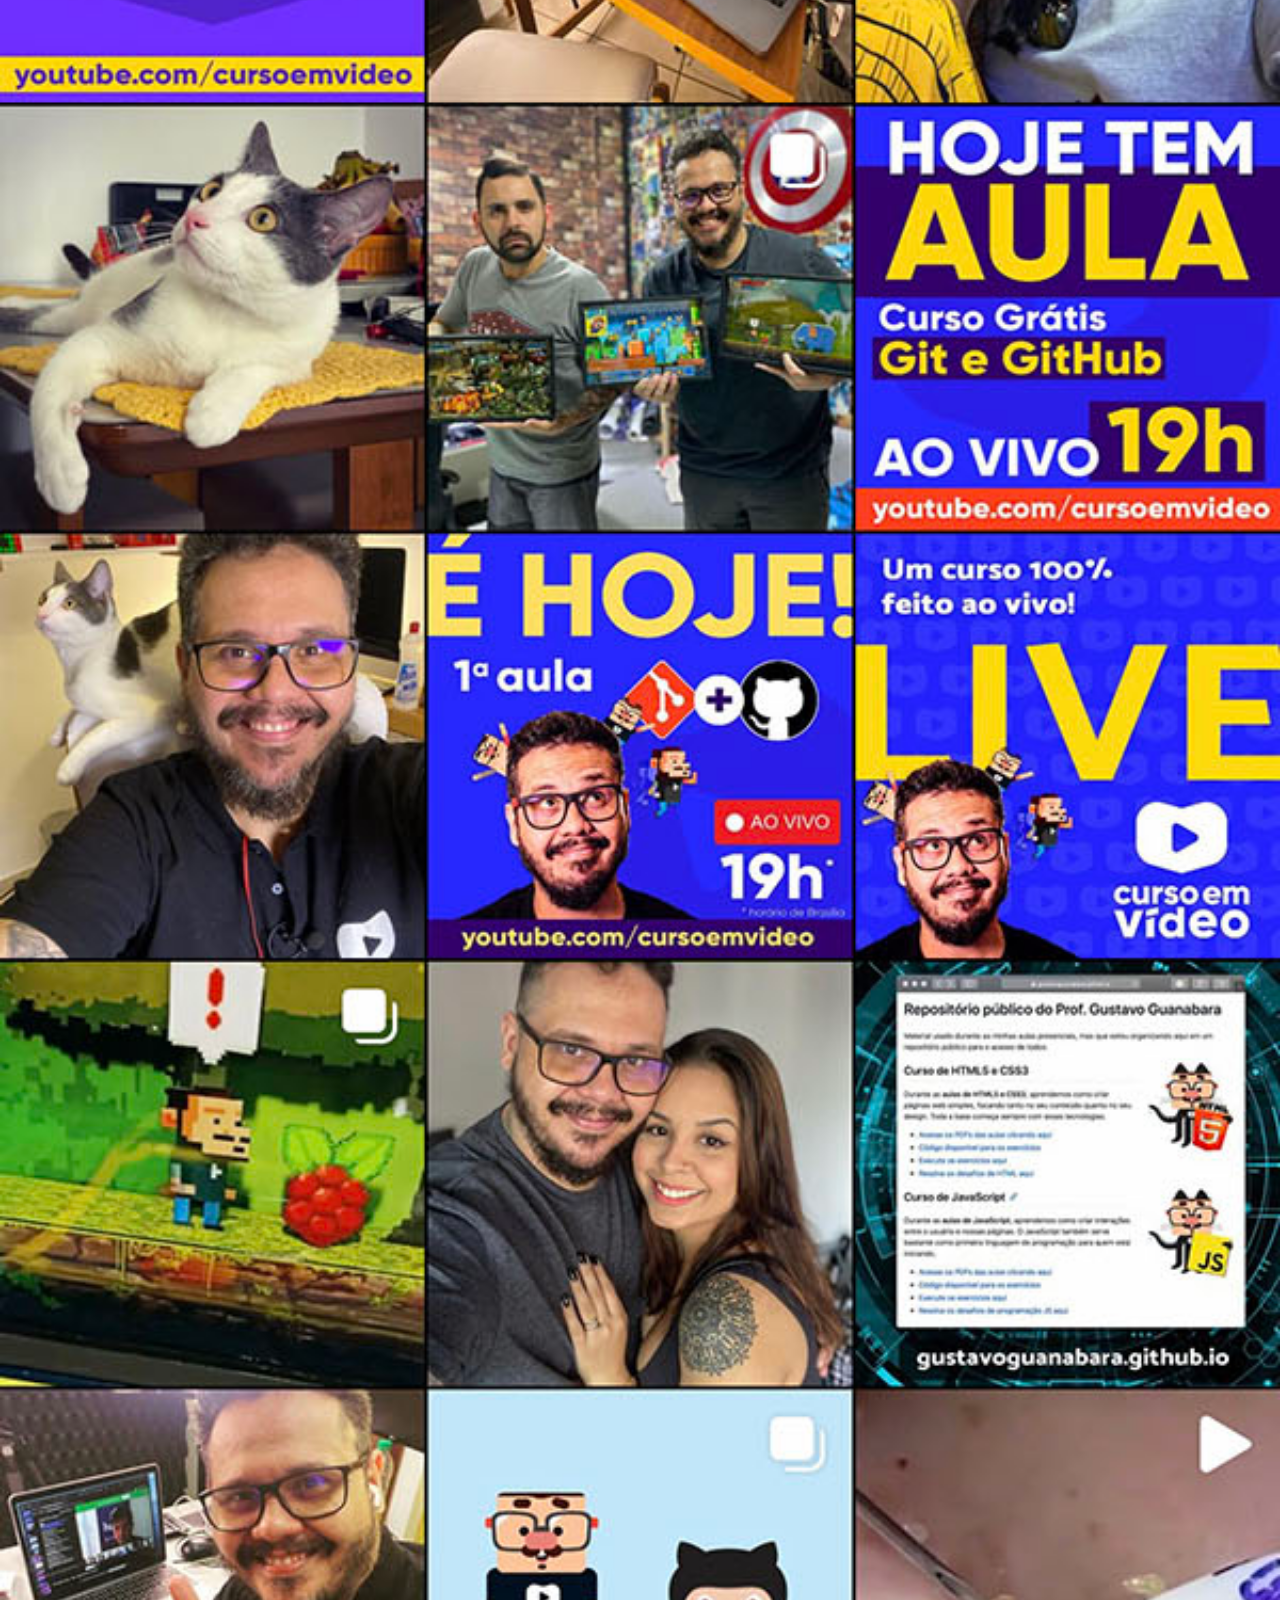
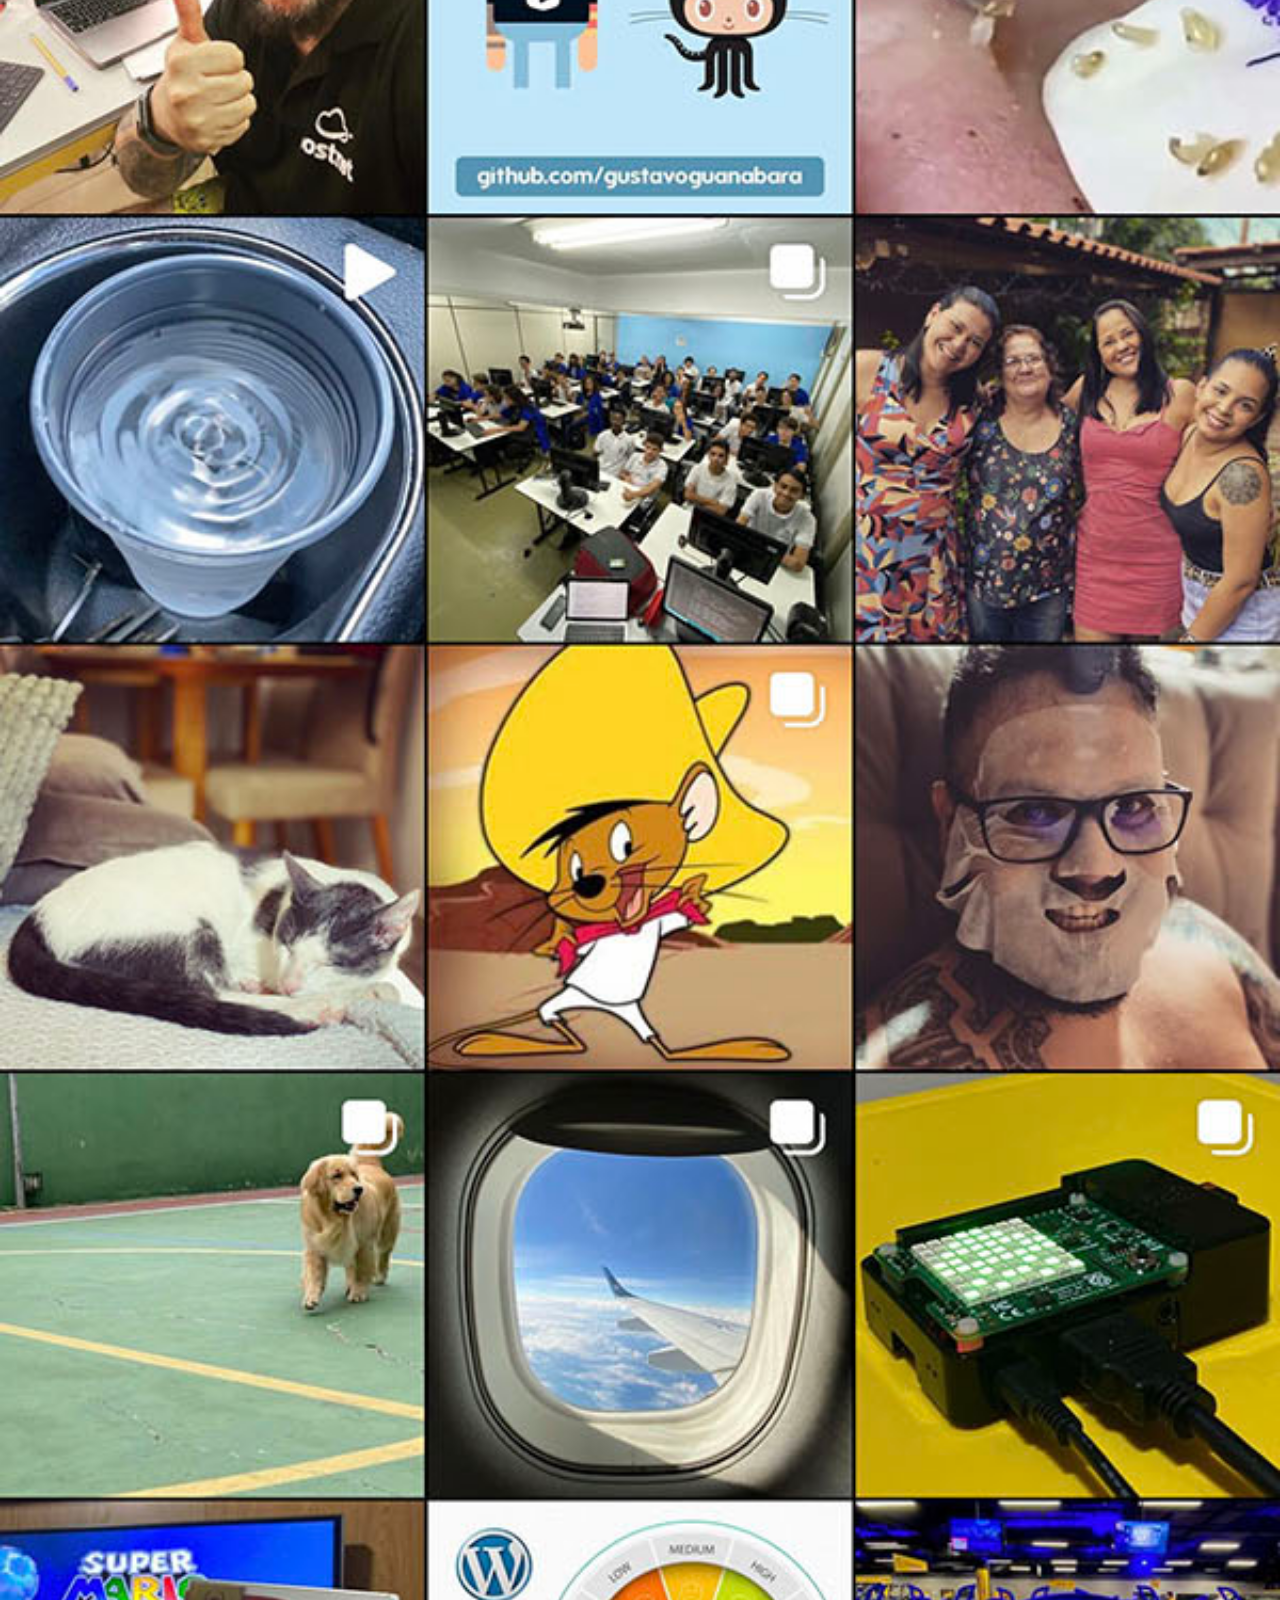
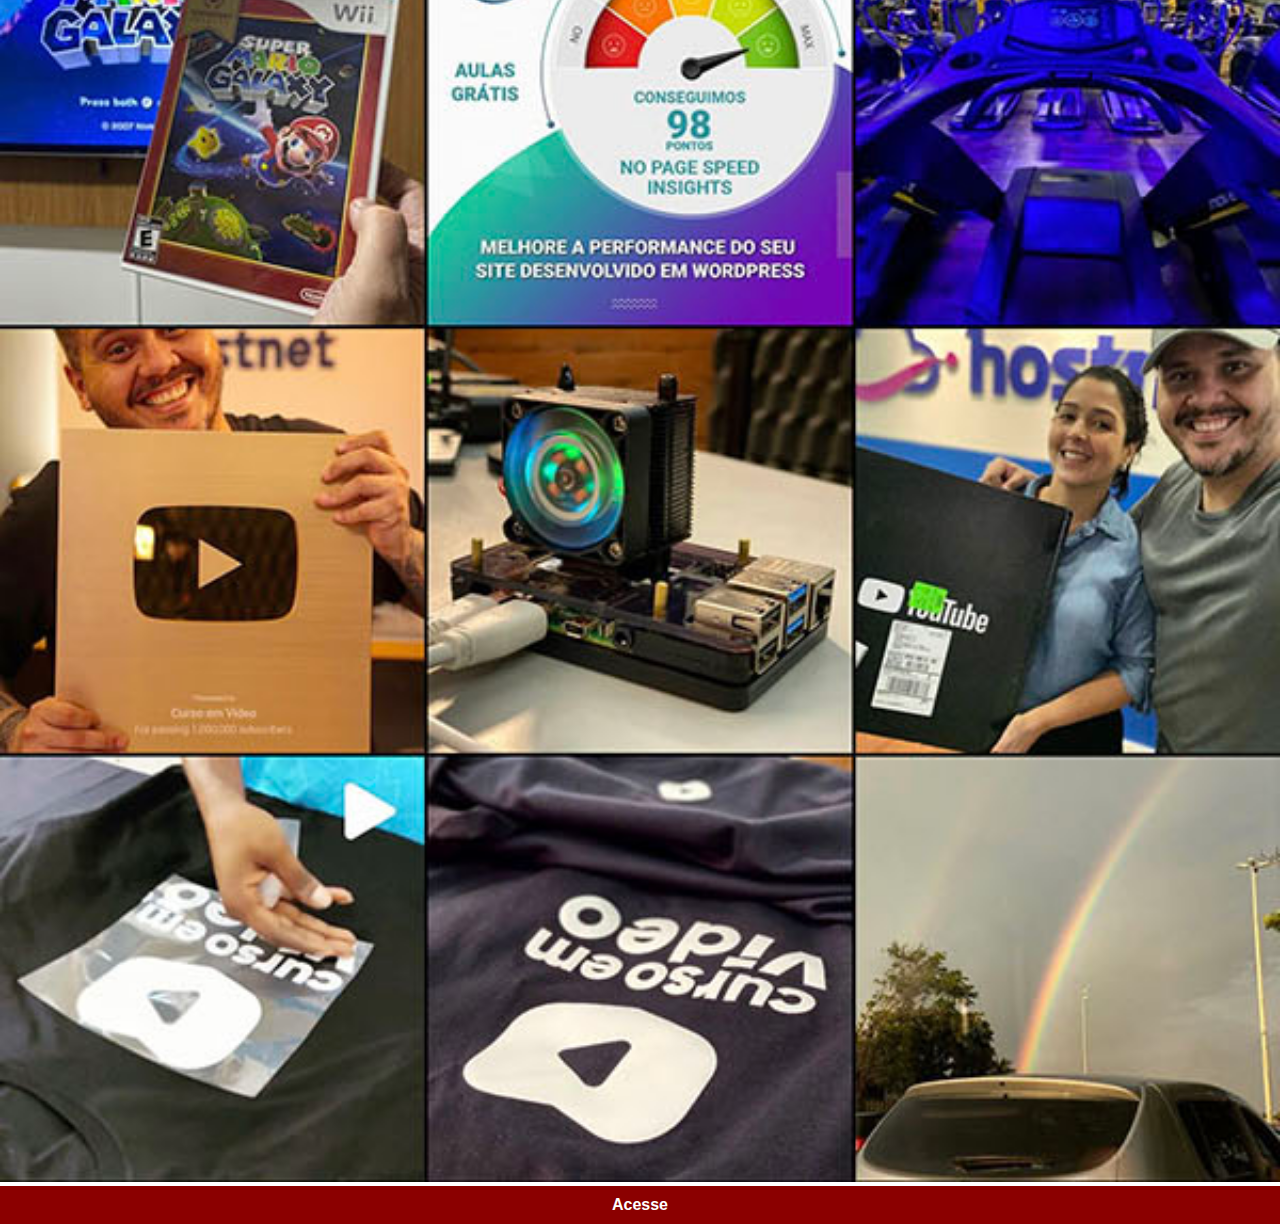
<file: instragram.html>
<!DOCTYPE html>
<html lang="pt-br">
<head>
    <meta charset="UTF-8">
    <meta name="viewport" content="width=device-width, initial-scale=1.0">
    <title>Instagram</title>
    <link rel="stylesheet" href="estilos/social.css">
</head>
<body>
    <img src="imagens/tela-instagram.jpg" alt="instagram">
    <a href="https://www.instagram.com/gustavoguanabara/" target="_blank">Acesse</a>
</body>
</html>
</file>
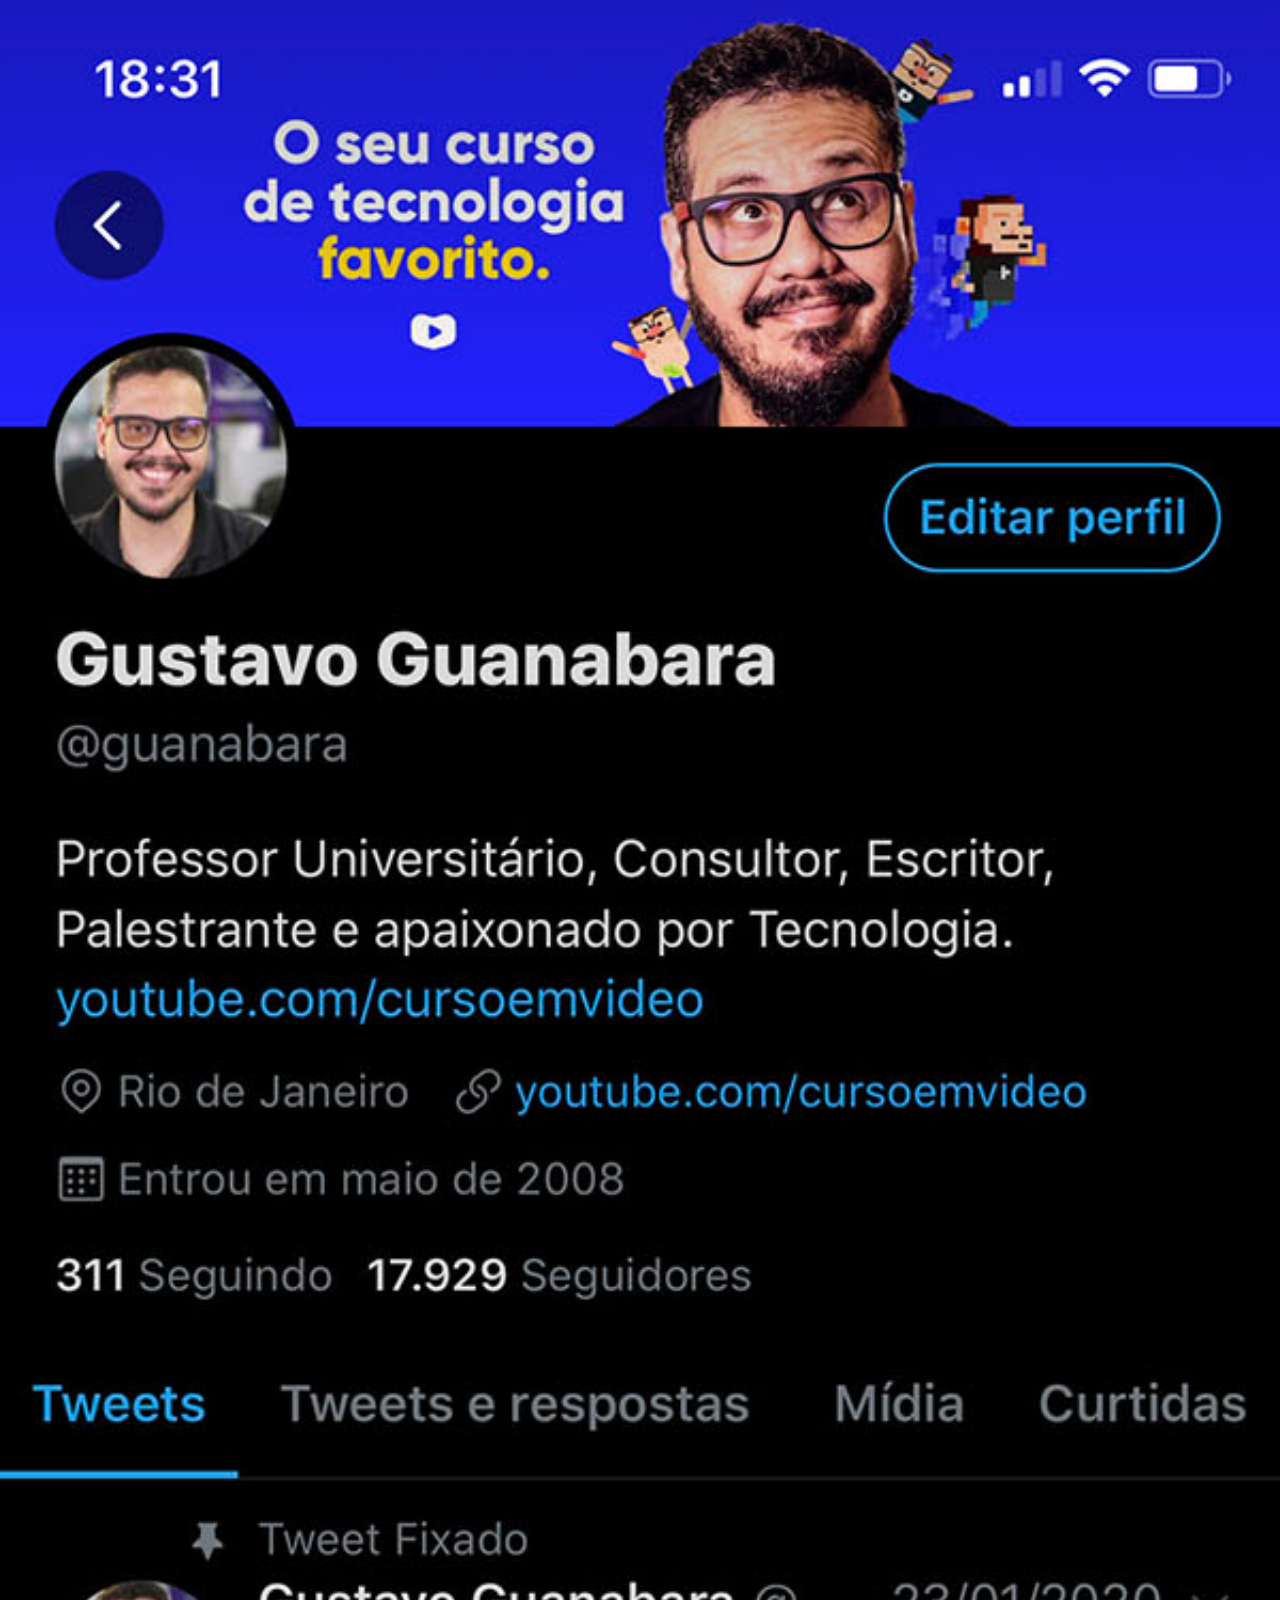
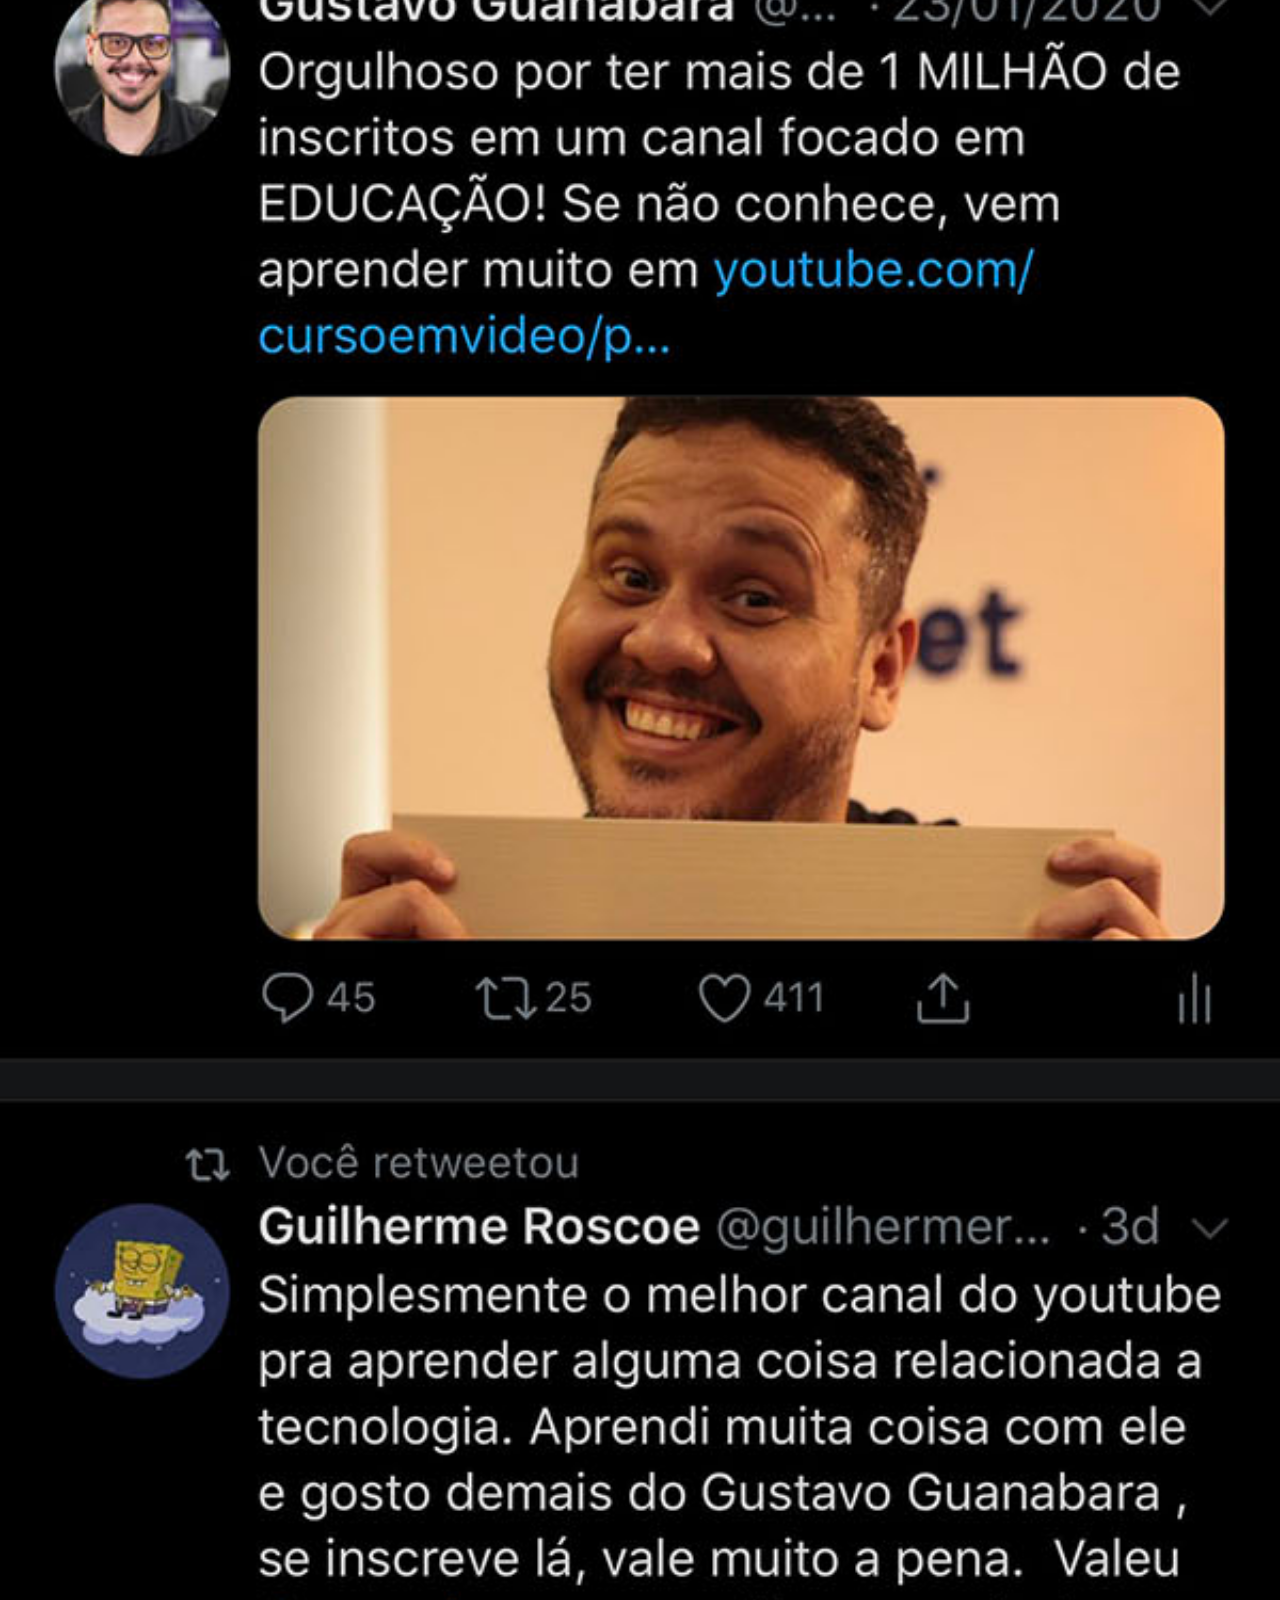
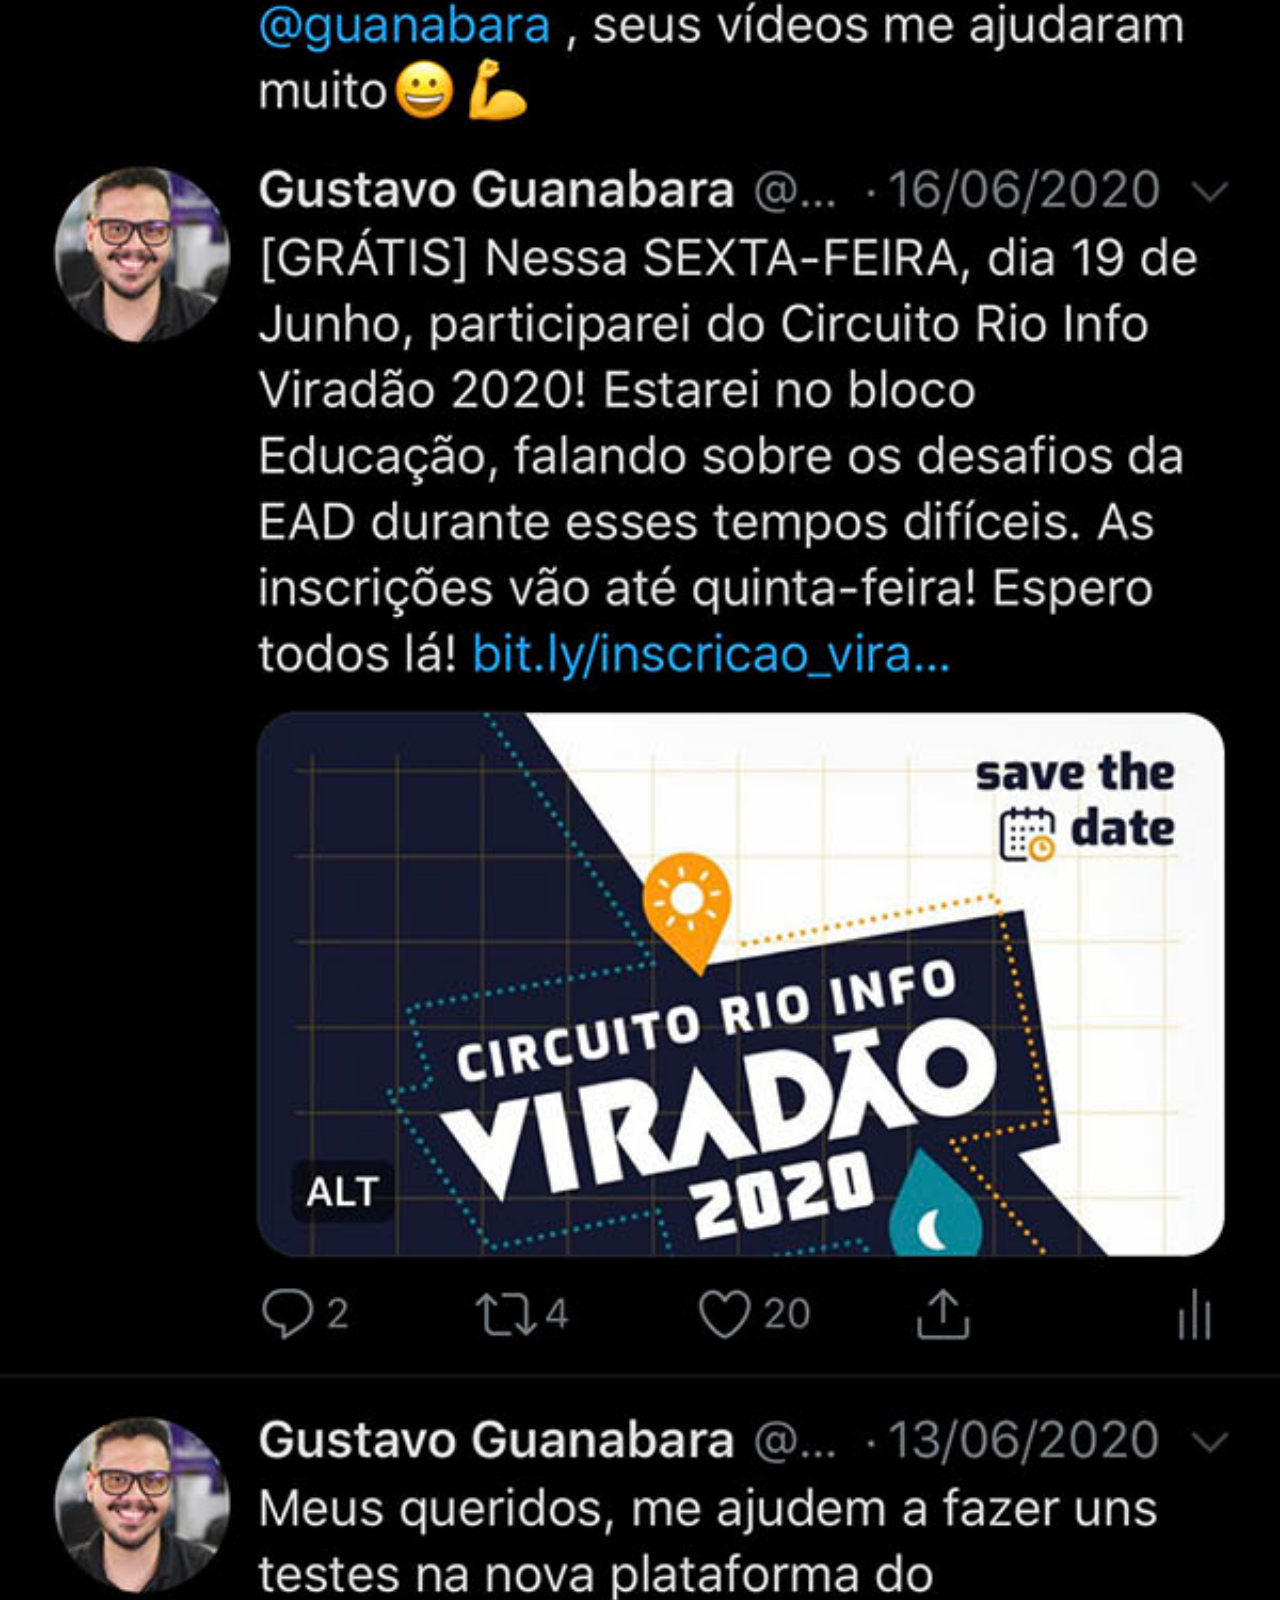
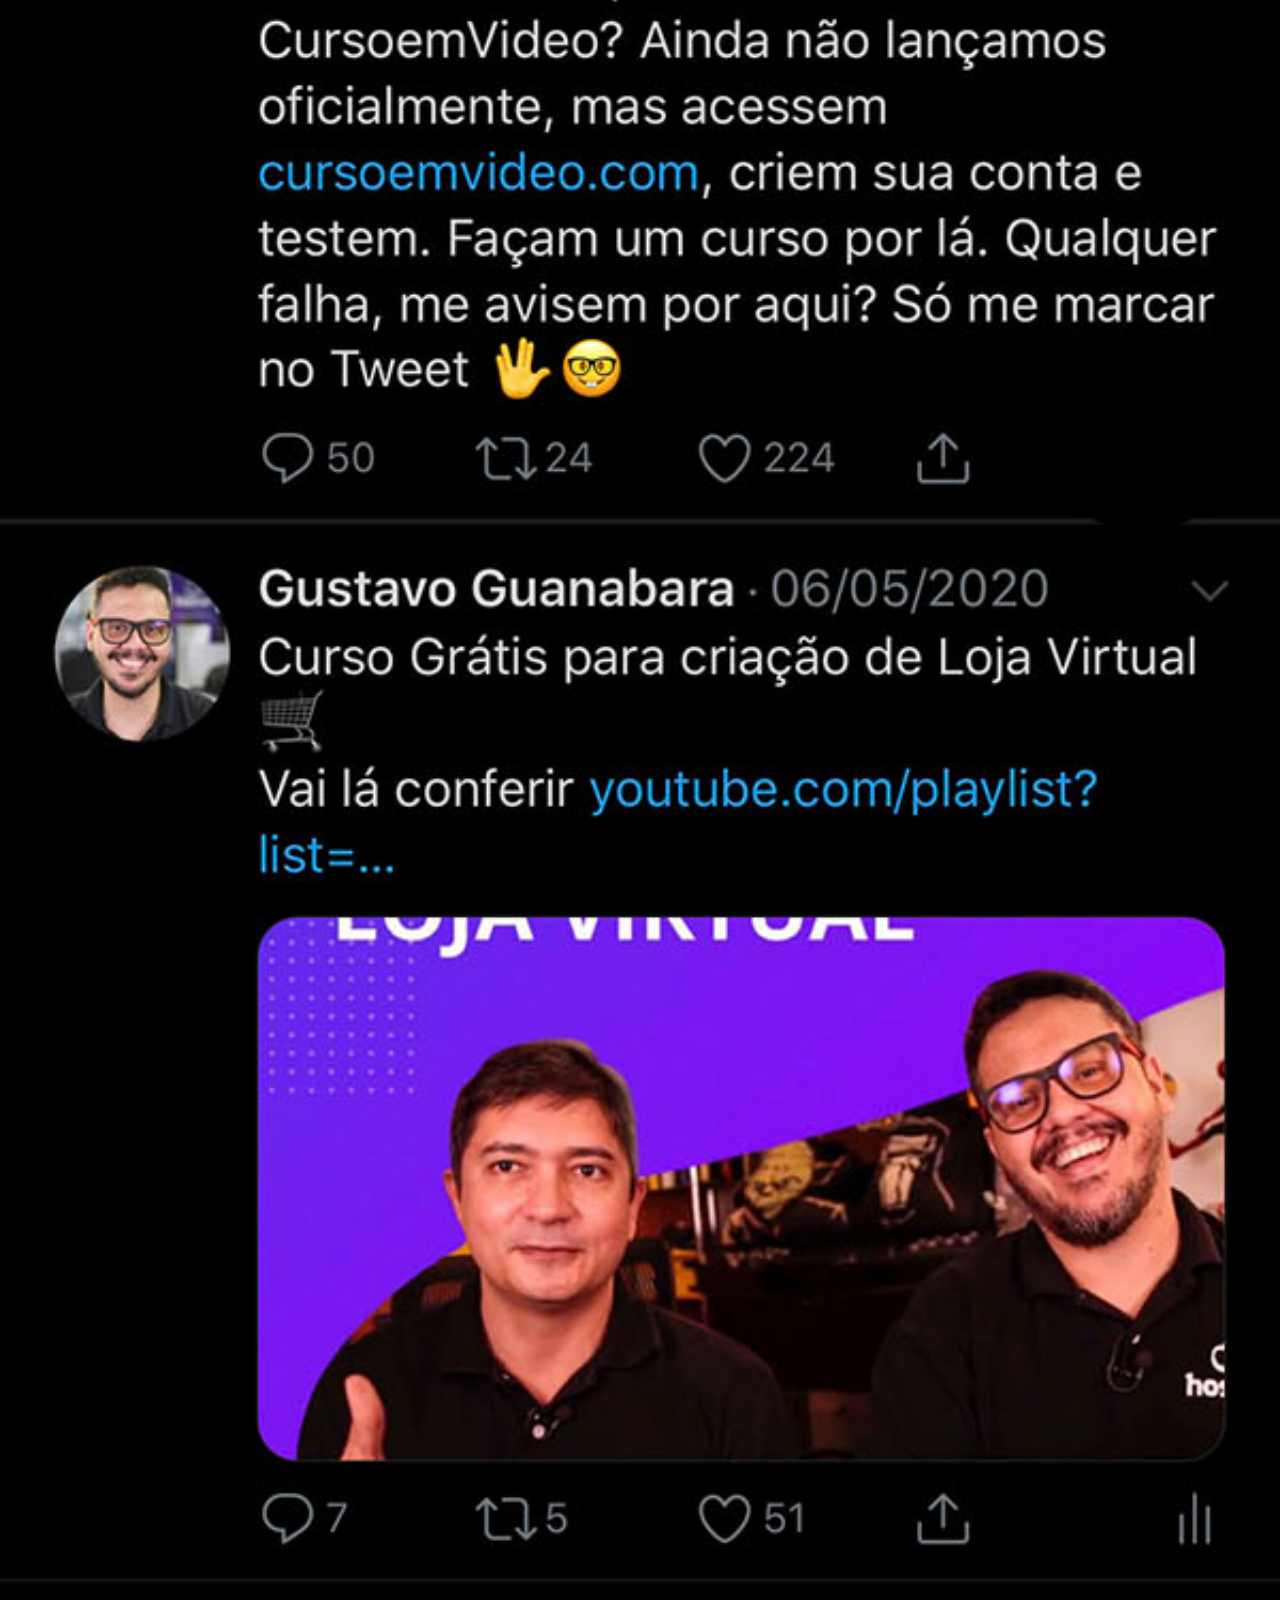
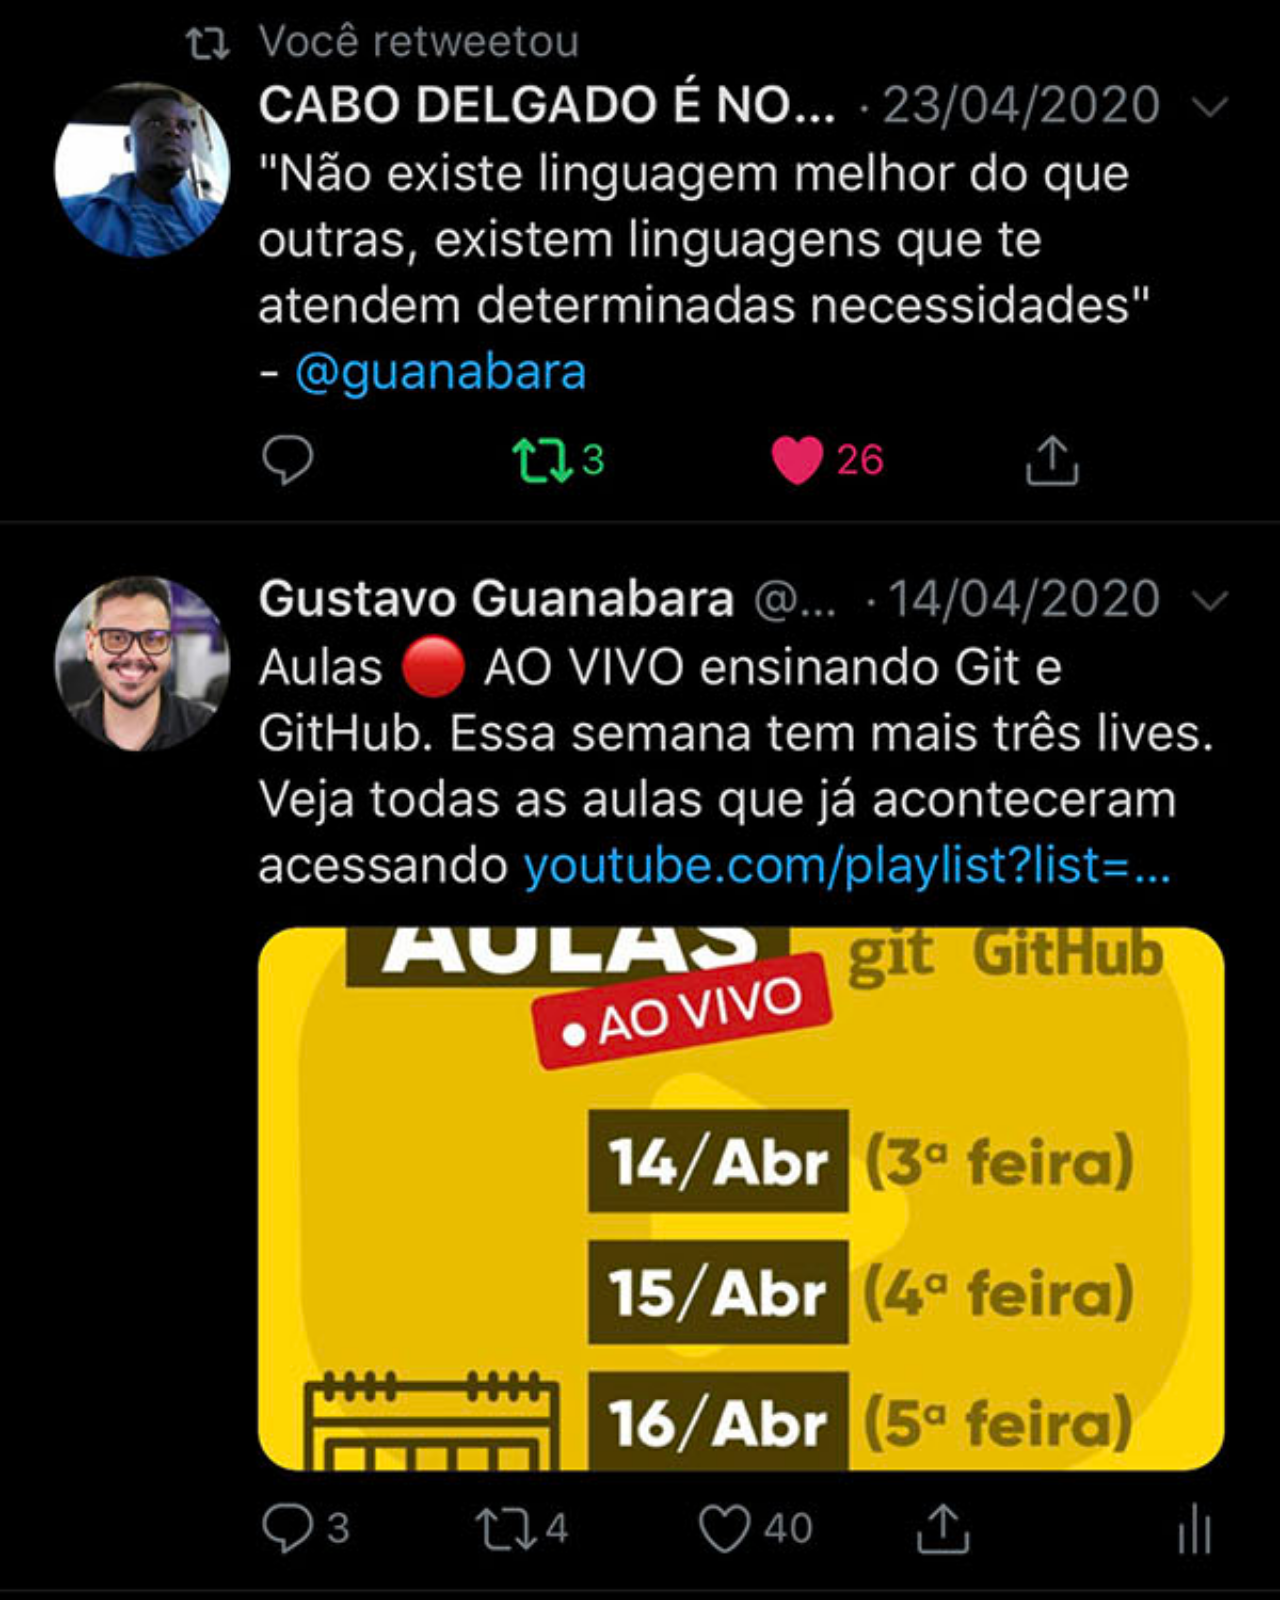
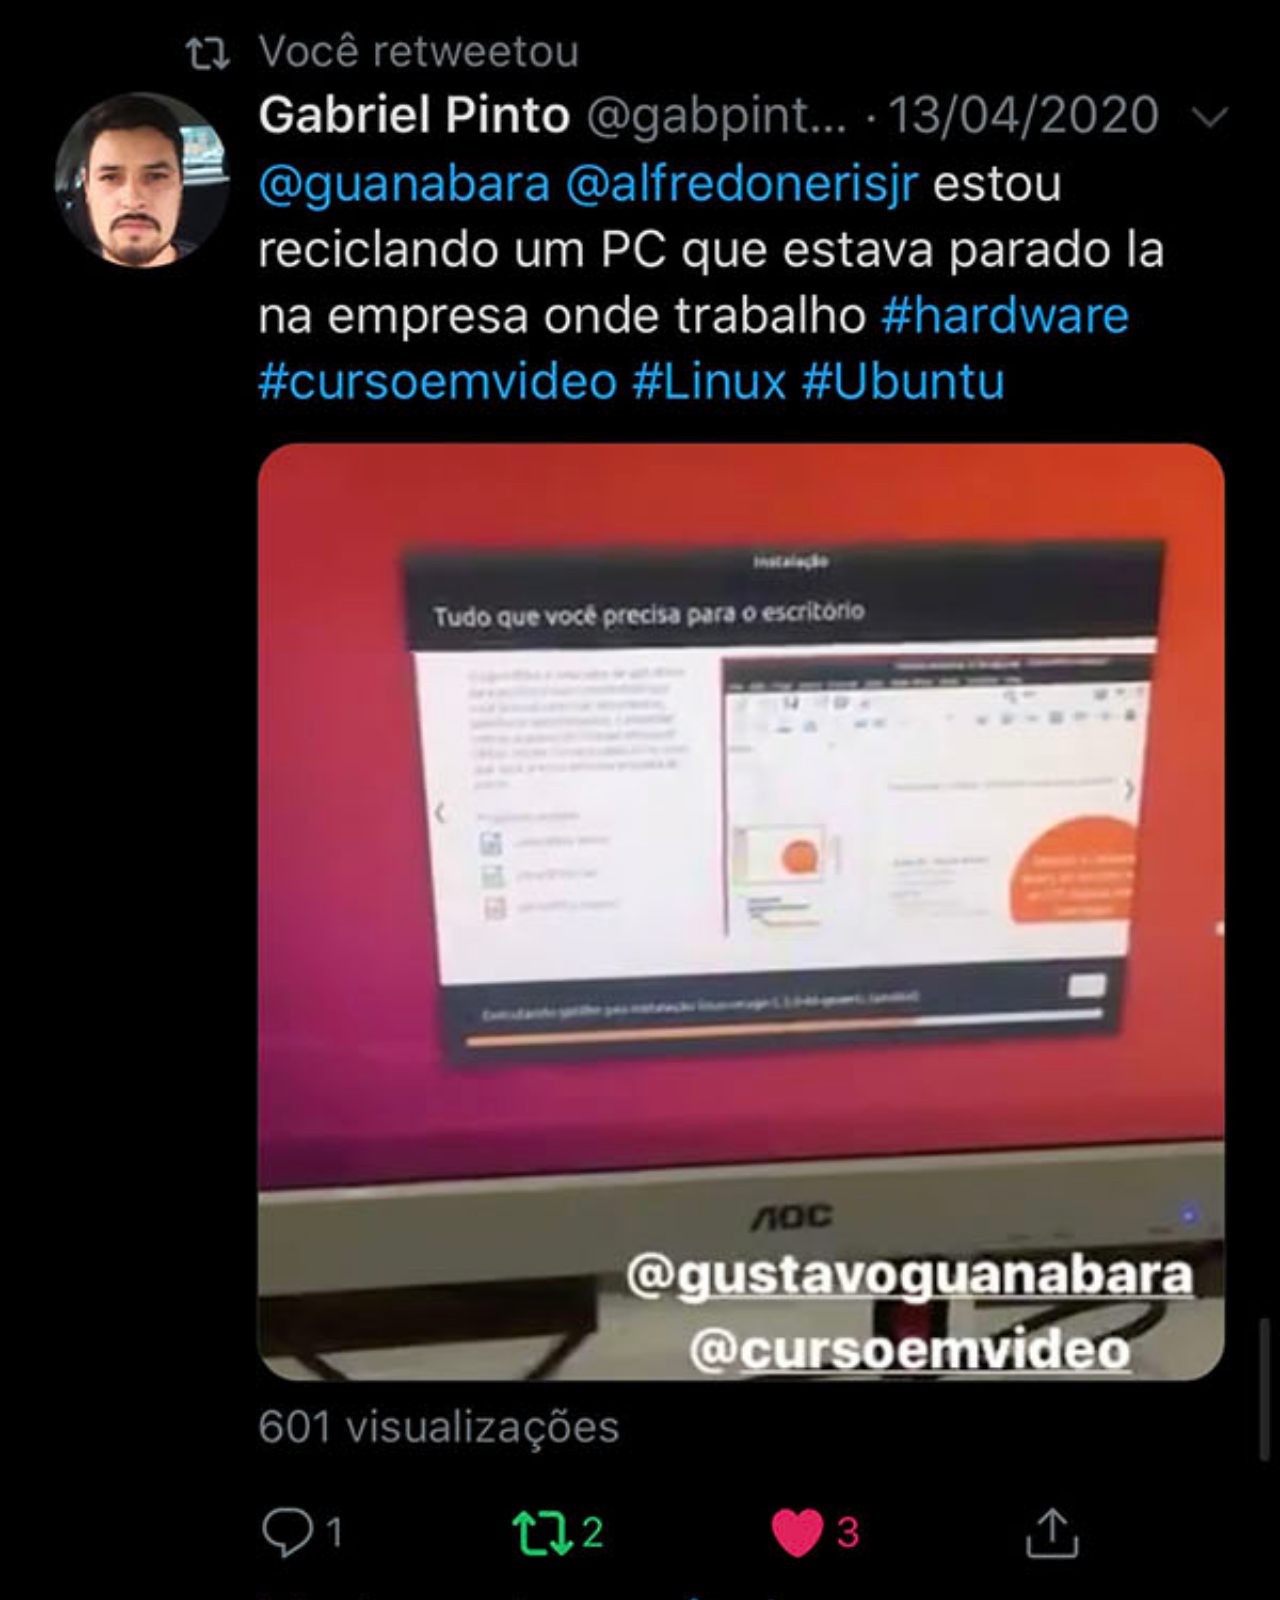
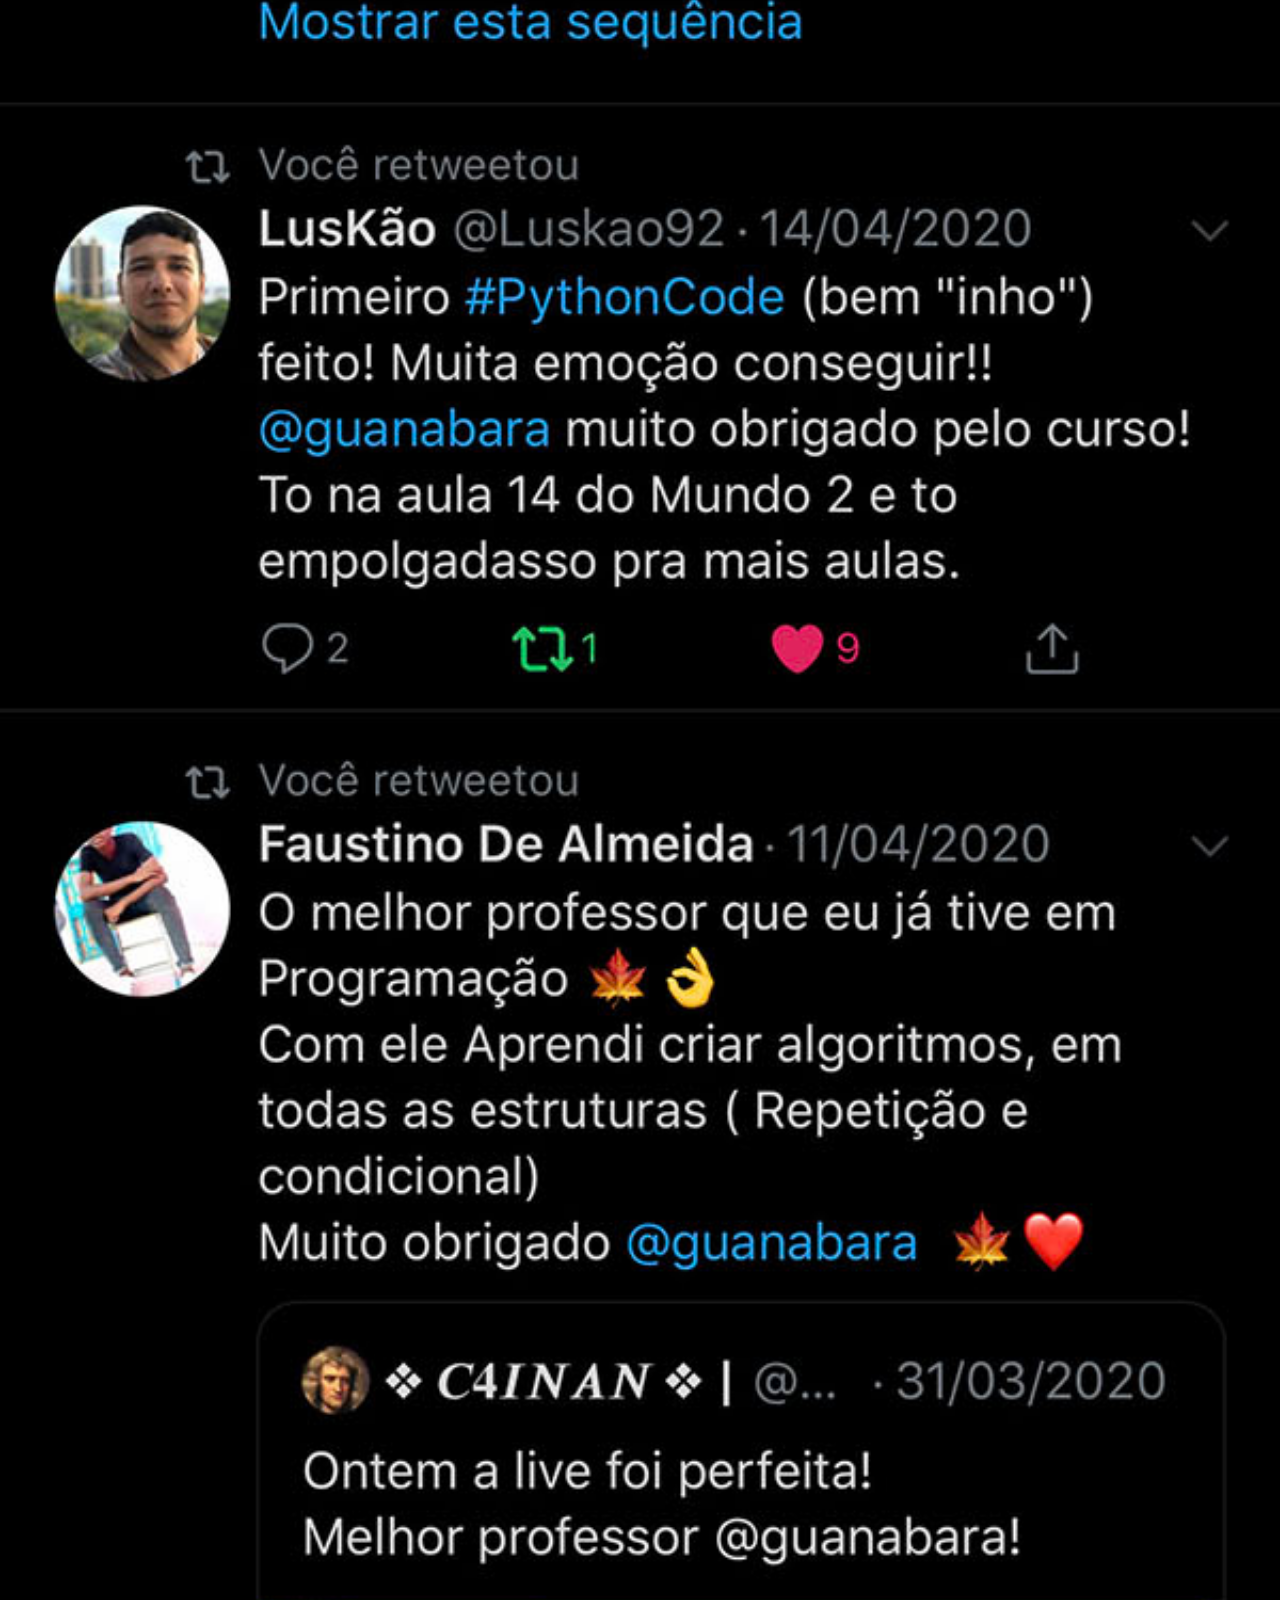
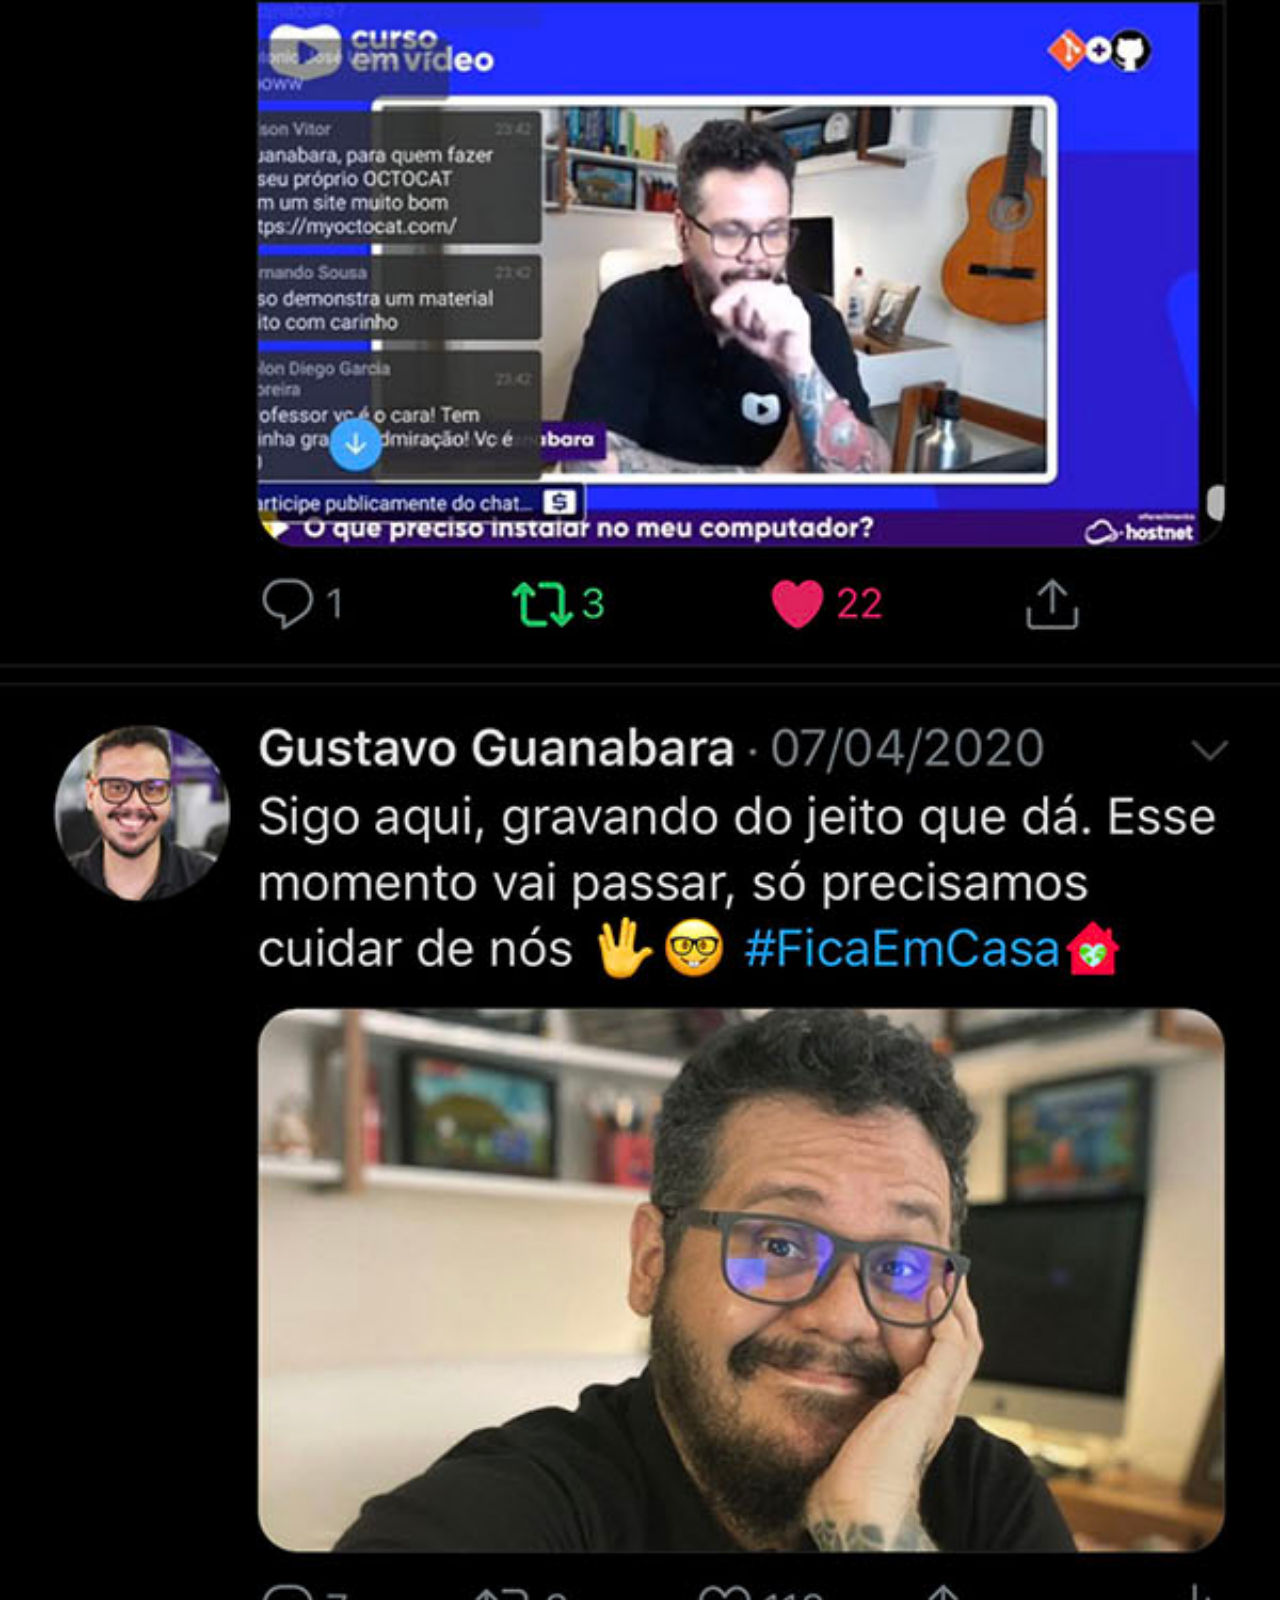
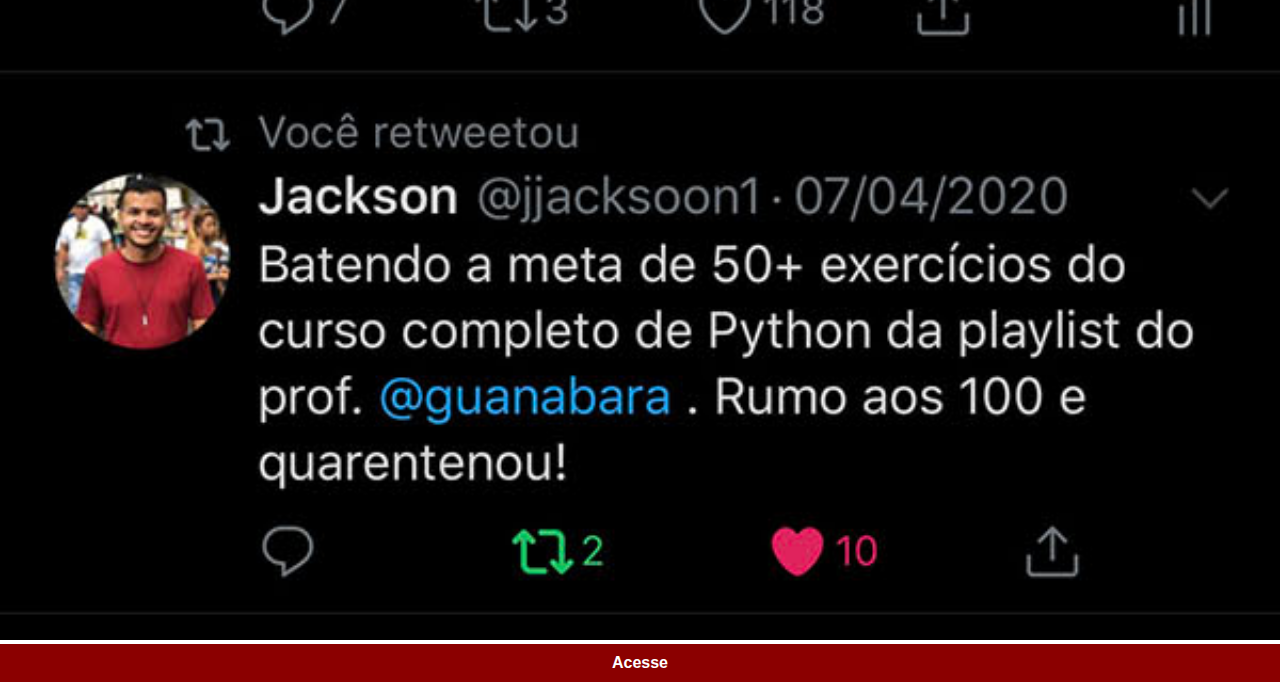
<file: twitter.html>
<!DOCTYPE html>
<html lang="pt-br">
<head>
    <meta charset="UTF-8">
    <meta name="viewport" content="width=device-width, initial-scale=1.0">
    <title>twitter</title>
    <link rel="stylesheet" href="estilos/social.css">
</head>
<body>
    <img src="imagens/tela-twitter.jpg" alt="twitter">
    <a href="https://x.com/guanabara?ref_src=twsrc%5Egoogle%7Ctwcamp%5Eserp%7Ctwgr%5Eauthor" target="_blank">Acesse</a>
</body>
</html>
</file>
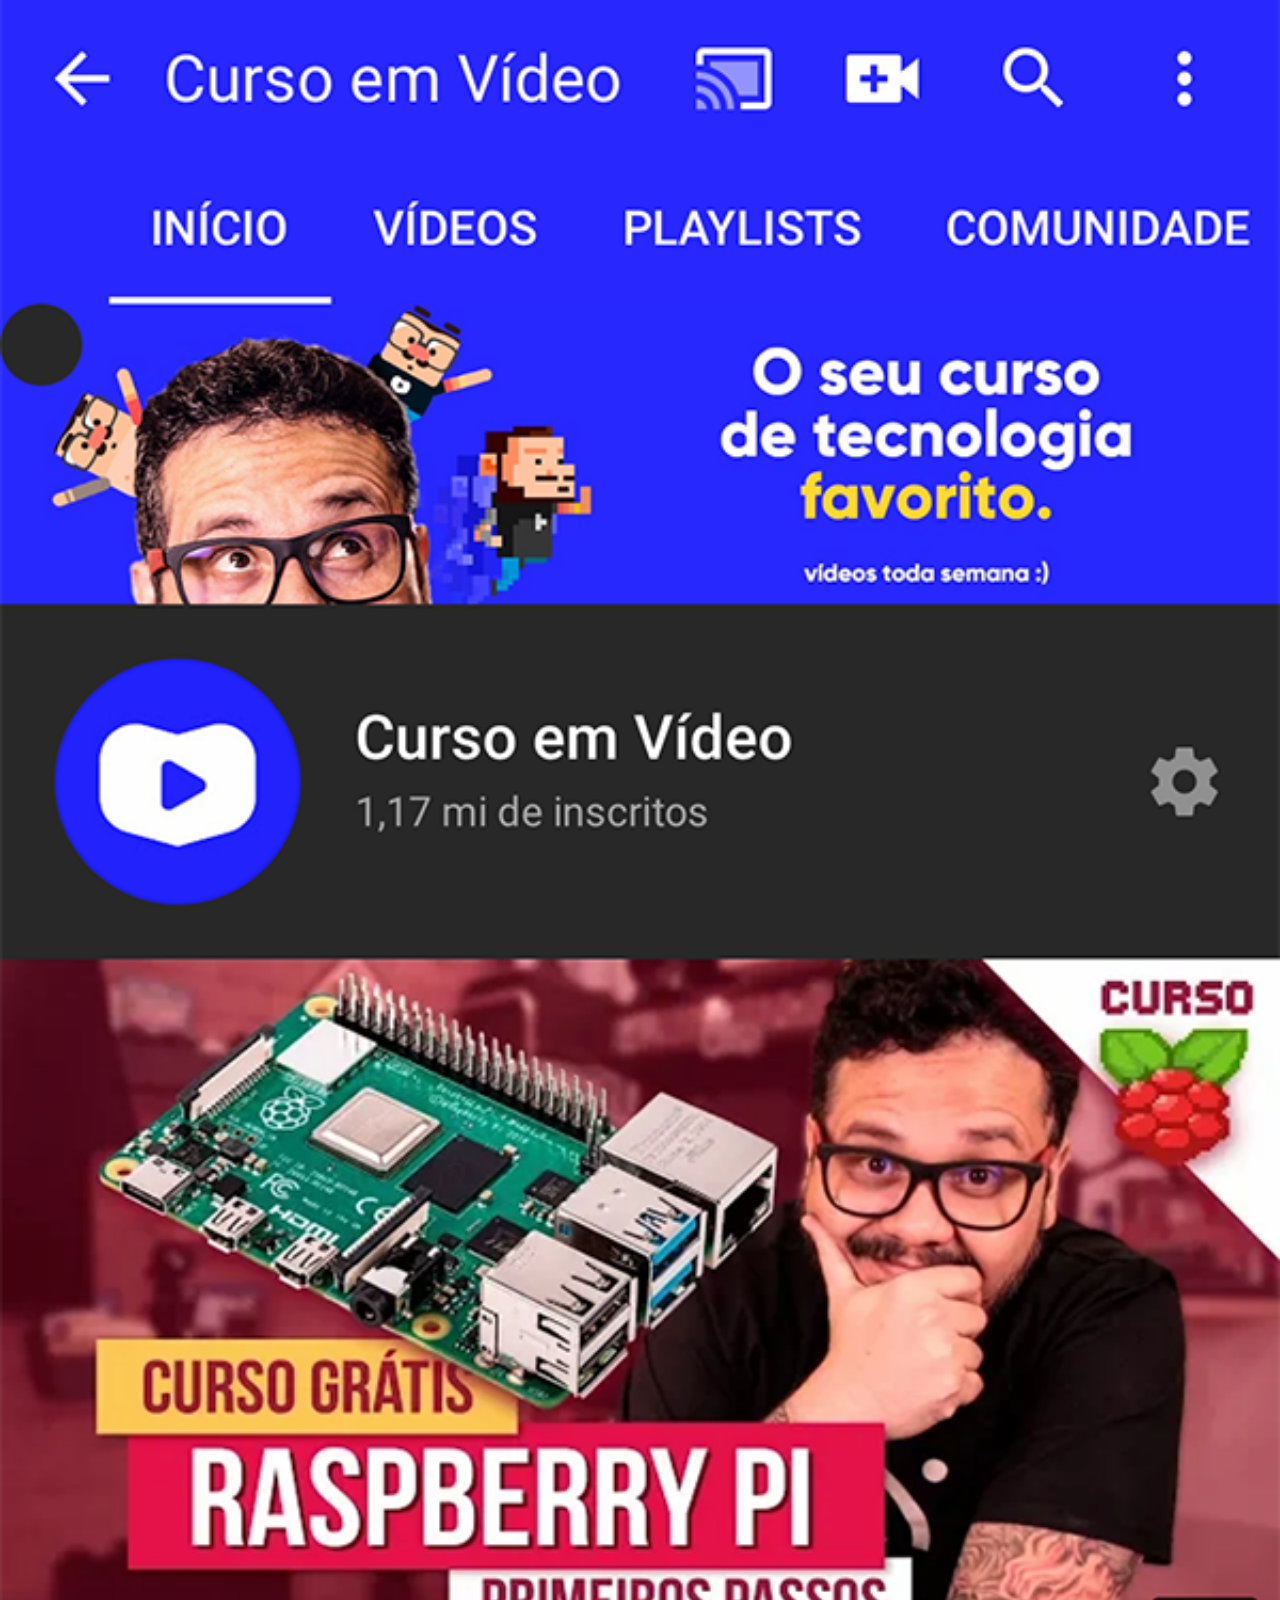
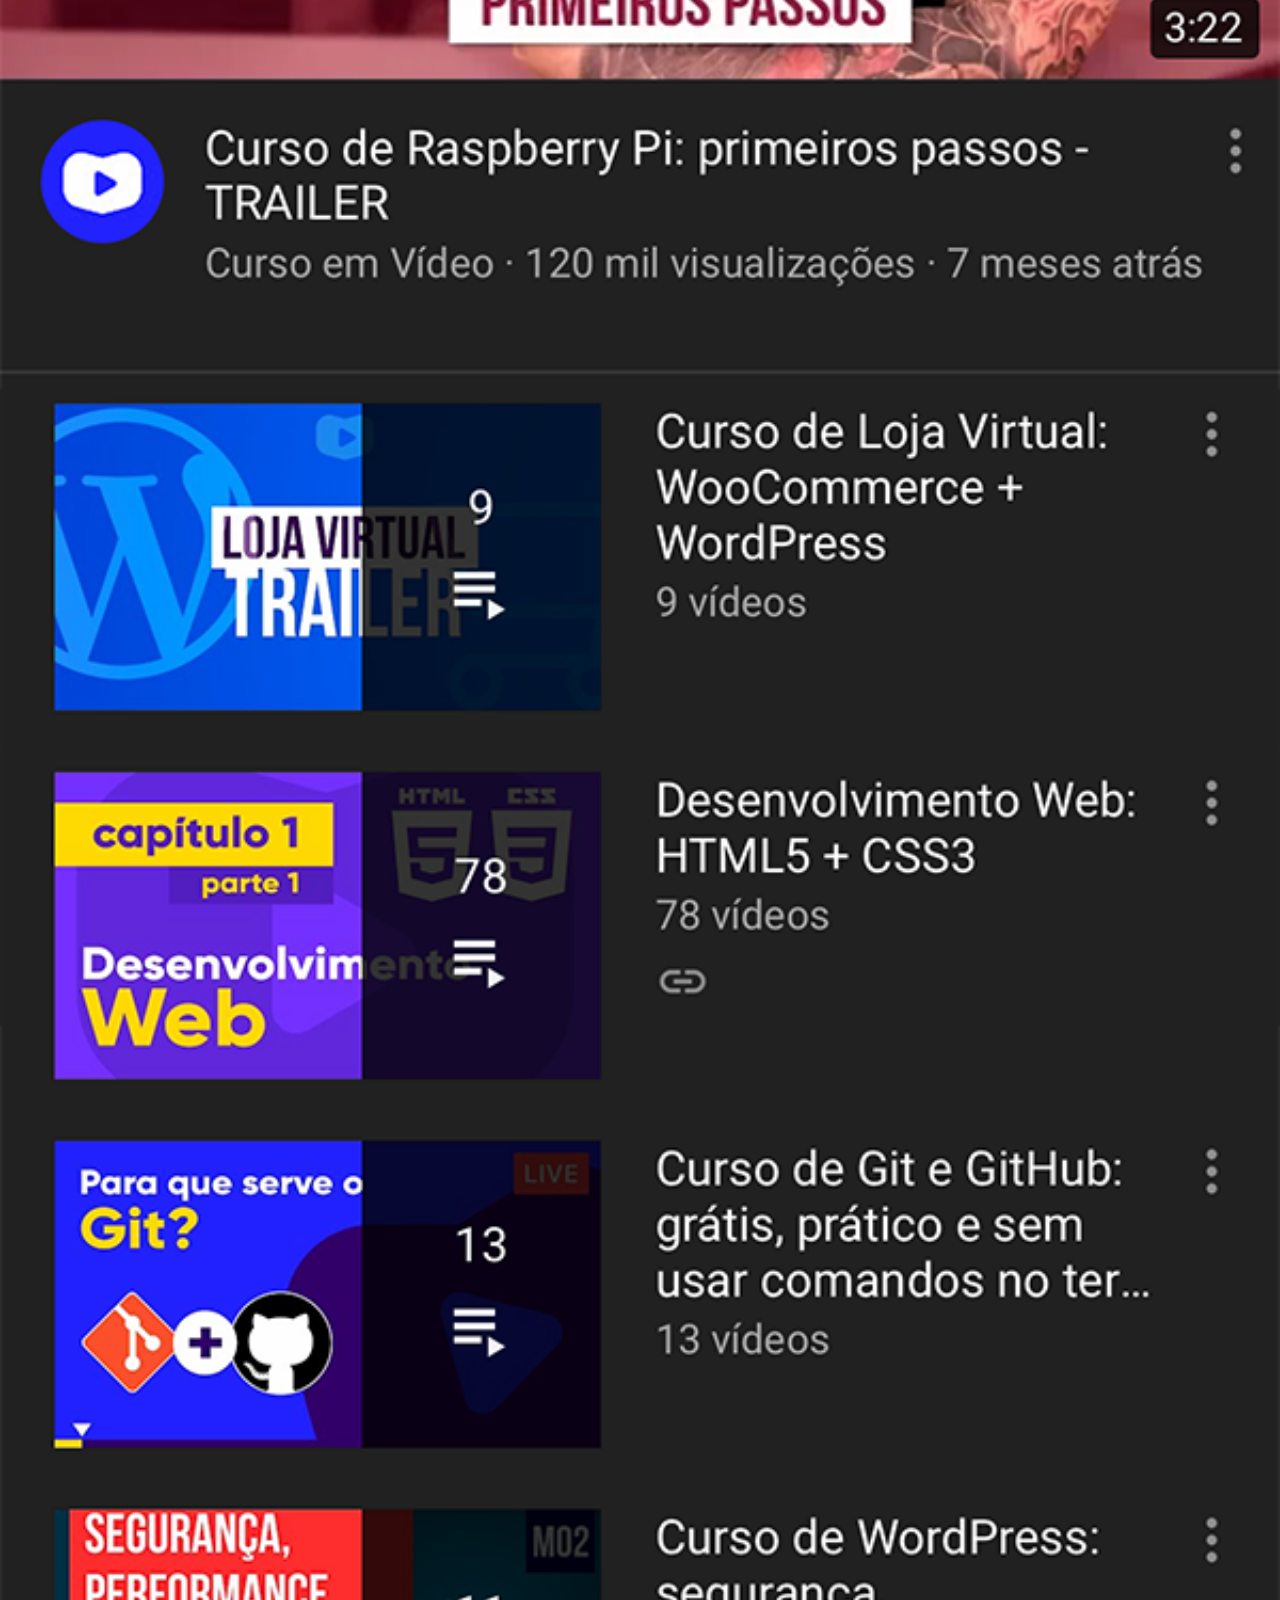
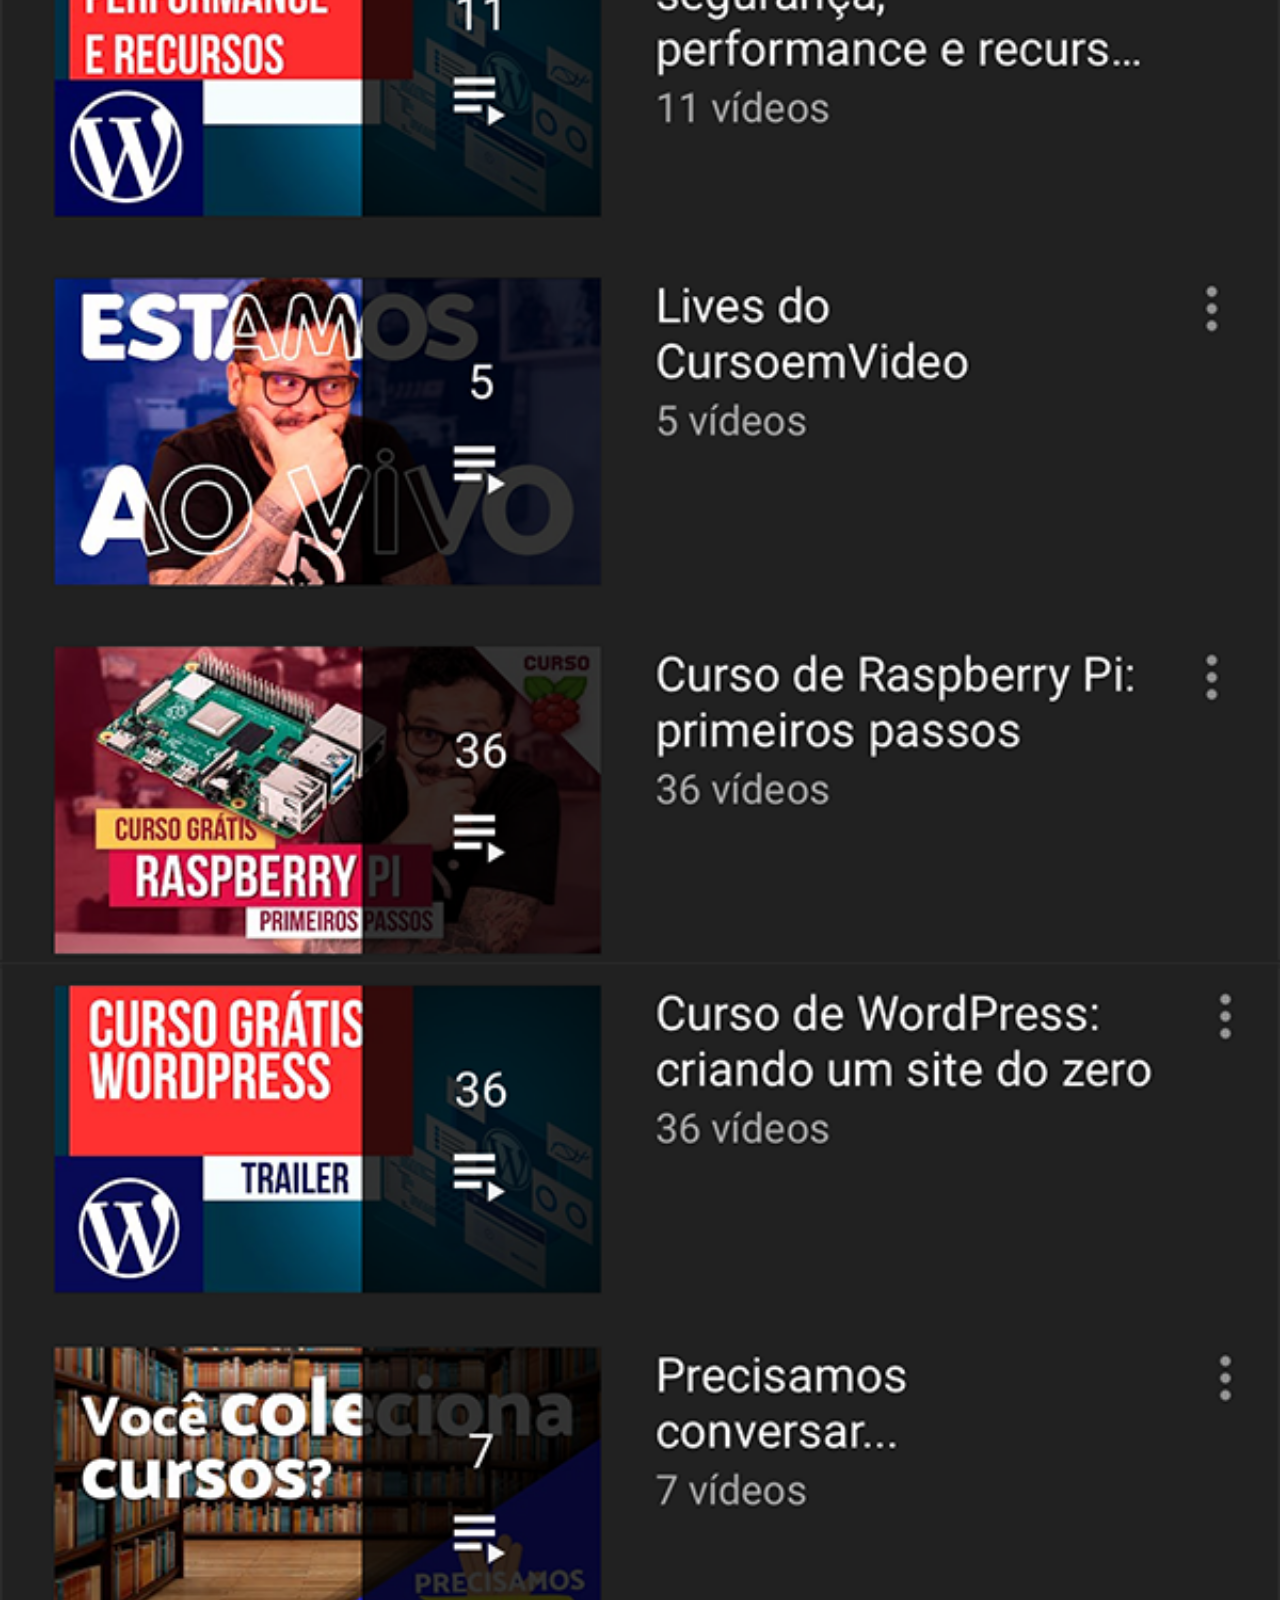
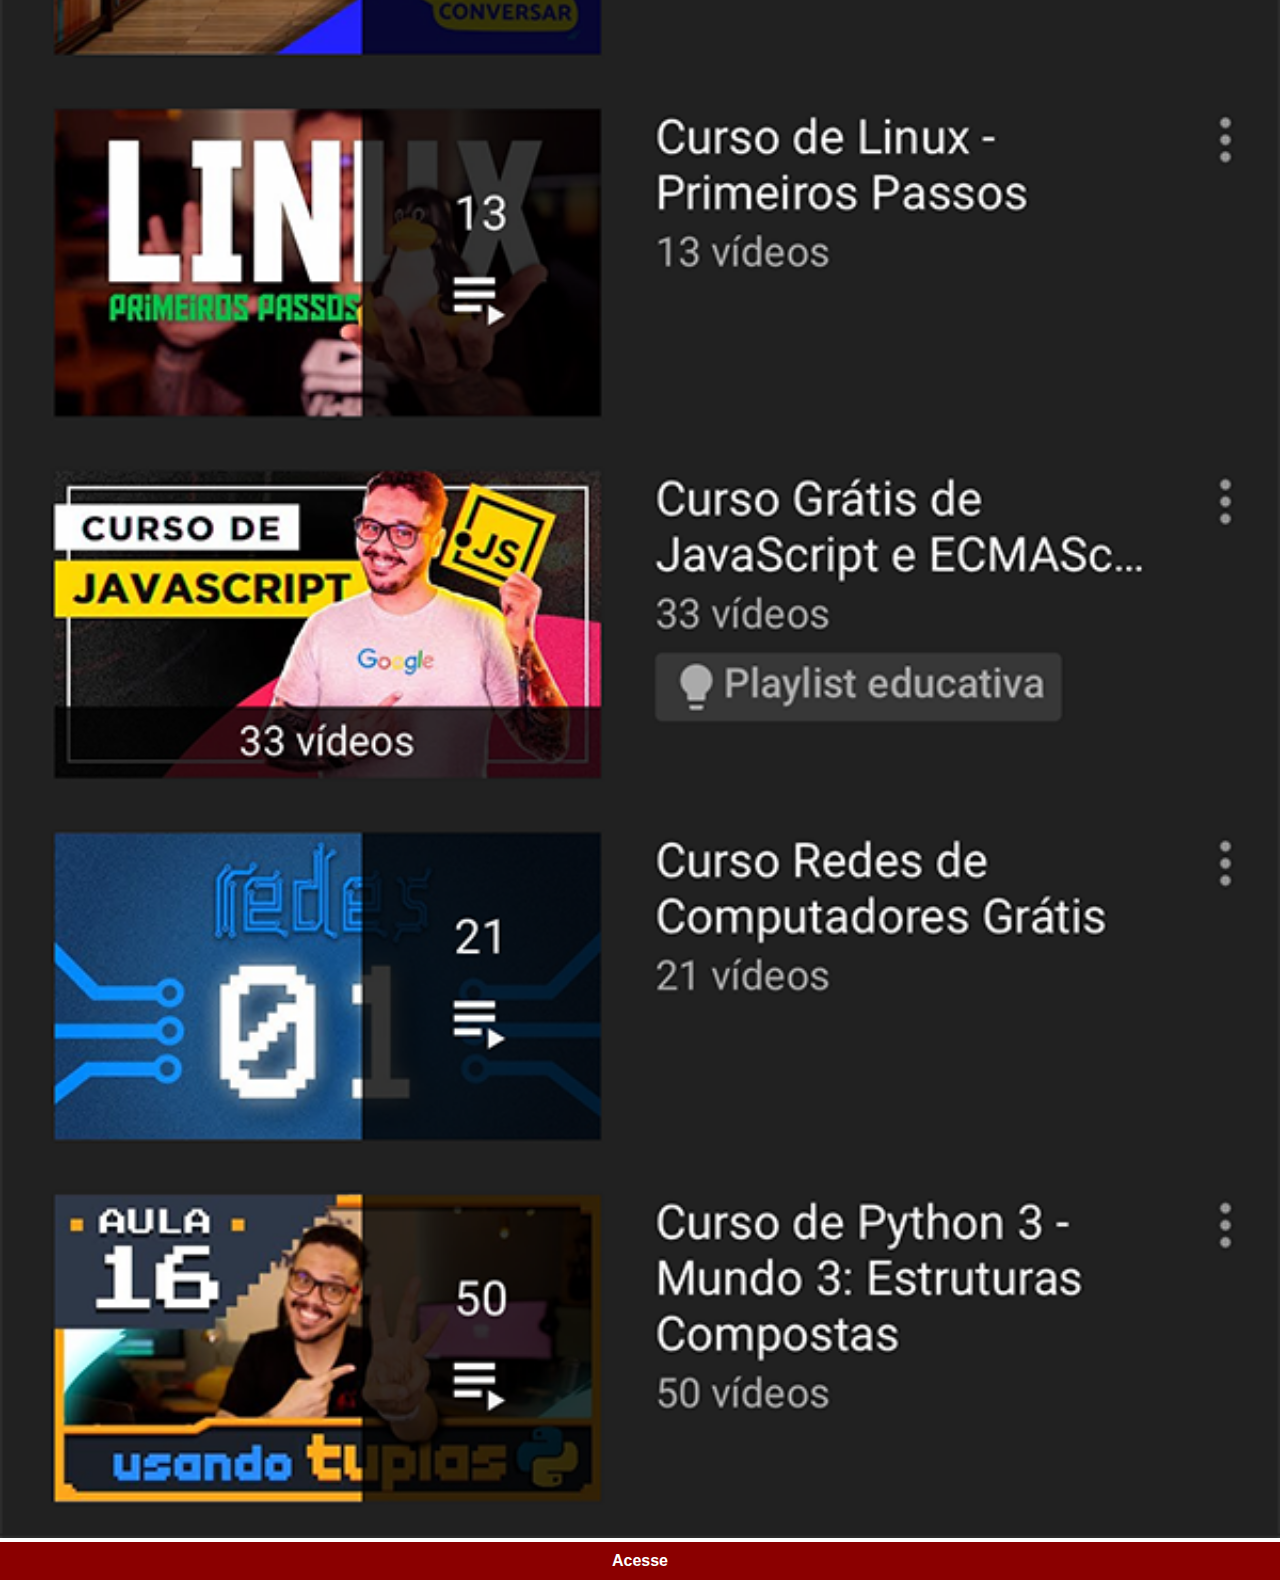
<file: youtube.html>
<!DOCTYPE html>
<html lang="pt-br">
<head>
    <meta charset="UTF-8">
    <meta name="viewport" content="width=device-width, initial-scale=1.0">
    <title>YouTube</title>
    <link rel="stylesheet" href="estilos/social.css">
</head>
<body>
    <img src="imagens/tela-youtube.png" alt="YouTube">
    <a href="https://www.youtube.com/c/CursoemV%C3%ADdeo/playlists" target="_blank">Acesse</a>
</body>
</html>
</file>
<file: estilos/style.css>
@charset "UTF-8";

* {
    margin: 0px;
    padding: 0px;
    font-family: Arial, Helvetica, sans-serif;
}

html, body {
    height: 100vh;
    width: 100vw;
}

body {
    background: url('..//imagens/fundo-madeira.jpg') no-repeat top center;
    background-size: cover;
    background-attachment: fixed;
}

main {
    position: relative;
    height: 100vh;
}

section#telefone {
    position: absolute;
    top: 50%;
    left: 50%;
    transform: translate(-50%, -50%);
    height: 630px;
    width: 307px;
    background-color: blue;
    background: url('../imagens/frame-iphone.png');
}

iframe#tela {
    position: relative;
    top: 80px;
    left: 22px;
    width: 267px;
    height: 471px;
}

section#rede-sociais img {
    width: 50px;
    margin: 10px;
    border-radius: 50%;
    box-shadow: 2px 2px 5px rgba(0, 0, 0, 0.671);
    box-sizing: border-box;
}

section#rede-sociais img:hover {
    border: 2px solid rgba(255, 255, 255, 0.61);
    transform: translate(-3px, -3px);
    box-shadow: 5px 5px 10px rgba(0, 0, 0, 0.671);
    transition: transform .5s, border 1s;
}
</file>
<file: estilos/social.css>
@charset "UTF-8";

*{
    margin: 0px;
    padding: 0px;
    font-family: Arial, Helvetica, sans-serif;
}

::-webkit-scrollbar {
    width: 0px;
    height: 0px;
}

img {
    width: 100vw;

}

a {
    display: block;
    background-color: darkred;
    color: white;
    padding: 10px;
    text-align: center;
    font-weight: bolder;
    text-decoration: none;
}

a:hover {
    background-color: red;
}
</file>
